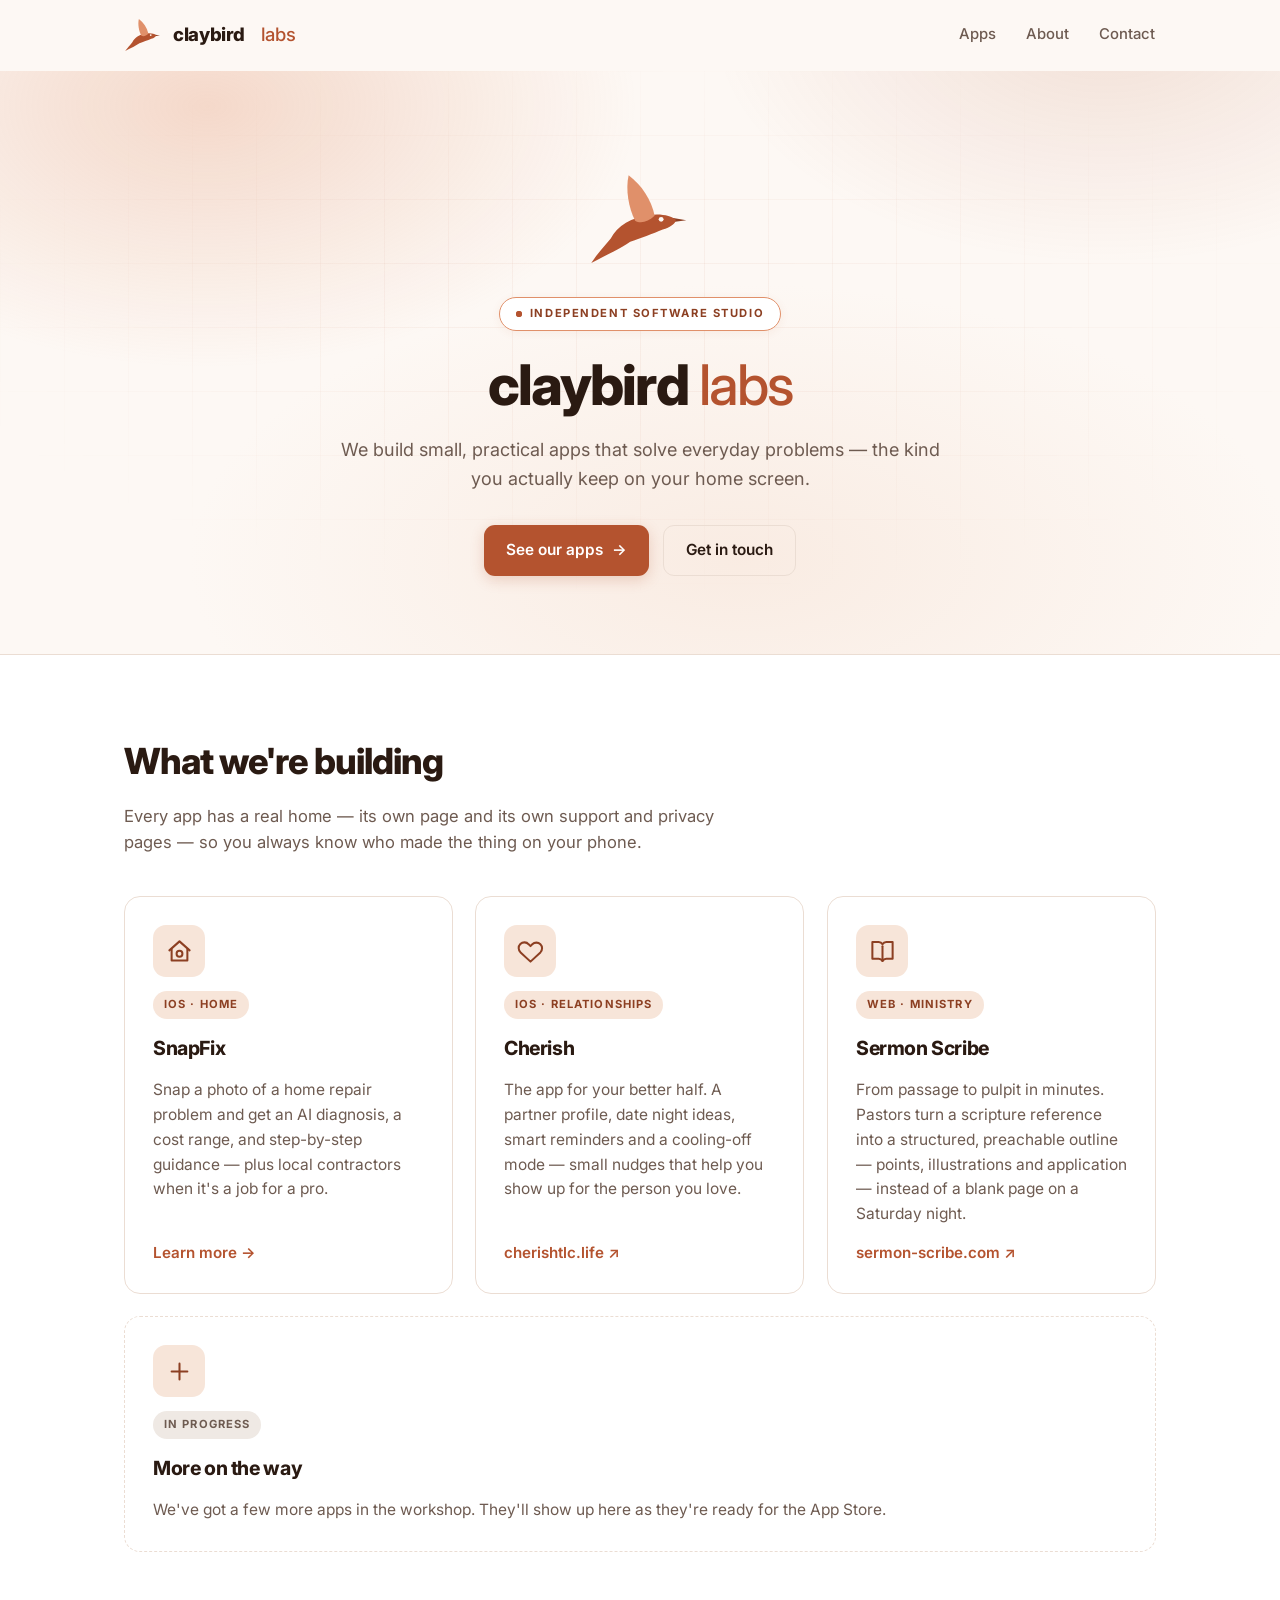
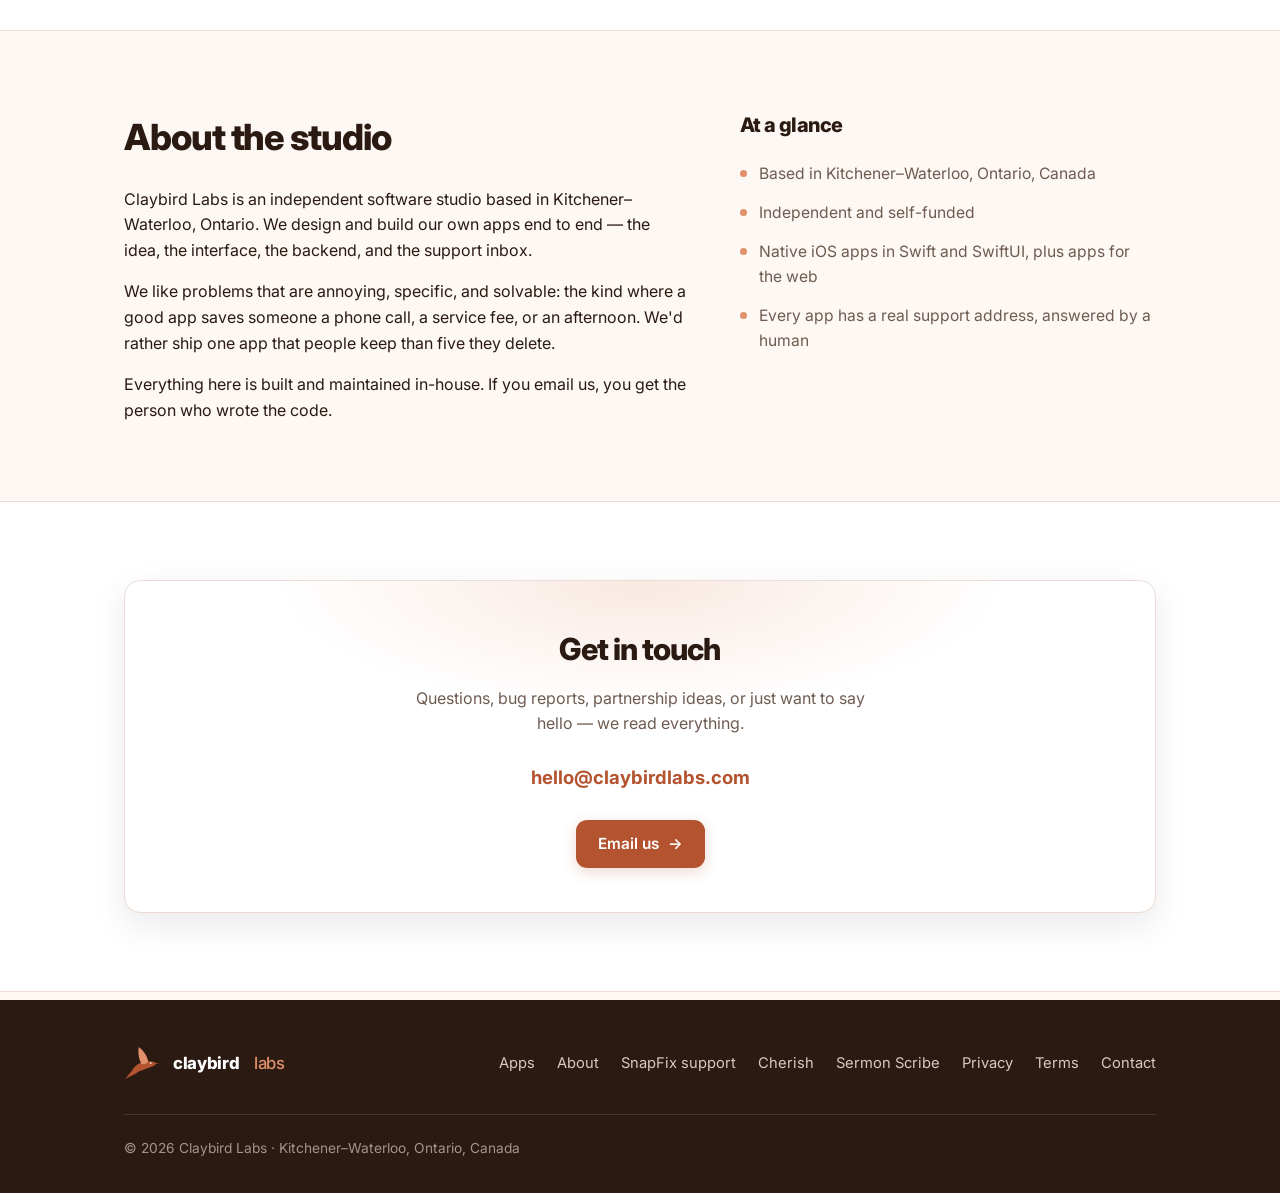
<file: index.html>
<!DOCTYPE html>
<html lang="en">
<head>
<meta charset="UTF-8">
<meta name="viewport" content="width=device-width, initial-scale=1.0">
<title>Claybird Labs — small apps, carefully made</title>
<meta name="description" content="Claybird Labs is an independent software studio in Kitchener–Waterloo, Ontario, building practical mobile and web apps.">
<meta name="theme-color" content="#FDF8F4">
<meta property="og:title" content="Claybird Labs">
<meta property="og:description" content="An independent software studio building practical apps for everyday problems.">
<meta property="og:type" content="website">
<meta property="og:url" content="https://claybirdlabs.com/">
<link rel="preconnect" href="https://fonts.googleapis.com">
<link rel="preconnect" href="https://fonts.gstatic.com" crossorigin>
<link href="https://fonts.googleapis.com/css2?family=Inter:wght@400;500;600;700;800&display=swap" rel="stylesheet">
<link rel="stylesheet" href="styles.css">
<link rel="icon" type="image/svg+xml" href="logo-mark.svg">
<link rel="apple-touch-icon" href="logo-mark.svg">
<!-- Motion is opt-in: without JS every element stays visible and static. -->
<script>document.documentElement.classList.add('js');</script>
</head>
<body>

<!-- ============ NAV ============ -->
<nav class="nav" id="nav">
  <div class="container nav-inner">
    <a class="brand" href="#top" aria-label="Claybird Labs home">
      <svg viewBox="0 0 64 64" aria-hidden="true">
        <path d="M48,30.6 L60.5,32.8 L48,34.4 Z" fill="#8C3F22"/>
        <path d="M54,32.5 C51.5,30 45,28.5 38,29.5 C27,31 18,36 14,44 C10,49 6,53 2,59 C12,54 20,50 26,46 C32,44 40,41 46,38.5 C50.5,37.2 54,35 54,32.5 Z" fill="#B4532F"/>
        <path d="M29,33 C25,25 23,14 25,5 C33,11 39,20 41,30 C37,34 32,35 29,33 Z" fill="#E0906A"/>
        <circle cx="45" cy="32.2" r="1.5" fill="#FDF8F4"/>
      </svg>
      claybird<span class="light">&nbsp;labs</span>
    </a>
    <button class="menu-toggle" id="menuToggle" aria-label="Menu" aria-expanded="false" aria-controls="navLinks">
      <span></span><span></span><span></span>
    </button>
    <div class="nav-links" id="navLinks">
      <a href="#apps">Apps</a>
      <a href="#about">About</a>
      <a href="#contact">Contact</a>
    </div>
  </div>
  <div class="progress" id="progress" aria-hidden="true"></div>
</nav>

<!-- ============ HERO ============ -->
<header class="hero" id="top">
  <div class="container">
    <svg class="mark" viewBox="0 0 64 64" aria-hidden="true">
      <path d="M48,30.6 L60.5,32.8 L48,34.4 Z" fill="#8C3F22"/>
      <path d="M54,32.5 C51.5,30 45,28.5 38,29.5 C27,31 18,36 14,44 C10,49 6,53 2,59 C12,54 20,50 26,46 C32,44 40,41 46,38.5 C50.5,37.2 54,35 54,32.5 Z" fill="#B4532F"/>
      <path d="M29,33 C25,25 23,14 25,5 C33,11 39,20 41,30 C37,34 32,35 29,33 Z" fill="#E0906A"/>
      <circle cx="45" cy="32.2" r="1.5" fill="#FDF8F4"/>
    </svg>
    <span class="pill"><span class="ping" aria-hidden="true"></span>Independent software studio</span>
    <h1>claybird<span class="light"> labs</span></h1>
    <p>We build small, practical apps that solve everyday problems — the kind you actually keep on your home screen.</p>
    <div class="hero-cta">
      <a class="btn" href="#apps">See our apps <span class="arrow" aria-hidden="true">→</span></a>
      <a class="btn ghost" href="#contact">Get in touch</a>
    </div>
  </div>
</header>

<!-- ============ APPS ============ -->
<section class="alt" id="apps">
  <div class="container">
    <div class="section-head" data-reveal>
      <h2>What we're building</h2>
      <p>Every app has a real home — its own page and its own support and privacy pages — so you always know who made the thing on your phone.</p>
    </div>

    <div class="apps">

      <!-- SnapFix -->
      <a class="app-card" href="snapfix/" data-reveal style="--i:0">
        <span class="icon" aria-hidden="true">
          <svg viewBox="0 0 24 24" fill="none" stroke="currentColor" stroke-width="1.8" stroke-linecap="round" stroke-linejoin="round">
            <path d="M3 11 12 3l9 8"/><path d="M5 10v10h14V10"/><circle cx="12" cy="14" r="2.6"/>
          </svg>
        </span>
        <span class="tag">iOS · Home</span>
        <h3>SnapFix</h3>
        <p>Snap a photo of a home repair problem and get an AI diagnosis, a cost range, and step-by-step guidance — plus local contractors when it's a job for a pro.</p>
        <span class="more">Learn more <i aria-hidden="true">→</i></span>
      </a>

      <!-- Cherish — lives on its own domain -->
      <a class="app-card" href="https://cherishtlc.life/" target="_blank" rel="noopener" data-reveal style="--i:1">
        <span class="icon" aria-hidden="true">
          <svg viewBox="0 0 24 24" fill="none" stroke="currentColor" stroke-width="1.8" stroke-linecap="round" stroke-linejoin="round">
            <path d="M20.8 5.6a5.1 5.1 0 0 0-7.2 0L12 7.2l-1.6-1.6a5.1 5.1 0 1 0-7.2 7.2L12 21l8.8-8.2a5.1 5.1 0 0 0 0-7.2z"/>
          </svg>
        </span>
        <span class="tag">iOS · Relationships</span>
        <h3>Cherish</h3>
        <p>The app for your better half. A partner profile, date night ideas, smart reminders and a cooling-off mode — small nudges that help you show up for the person you love.</p>
        <span class="more">cherishtlc.life <i aria-hidden="true">↗</i></span>
      </a>

      <!-- Sermon Scribe — lives on its own domain -->
      <a class="app-card" href="https://sermon-scribe.com/" target="_blank" rel="noopener" data-reveal style="--i:2">
        <span class="icon" aria-hidden="true">
          <svg viewBox="0 0 24 24" fill="none" stroke="currentColor" stroke-width="1.8" stroke-linecap="round" stroke-linejoin="round">
            <path d="M12 7.4v13"/>
            <path d="M3 18.4h5.2a4 4 0 0 1 3.8 2 4 4 0 0 1 3.8-2H21V3.6h-5.2A4 4 0 0 0 12 5.6a4 4 0 0 0-3.8-2H3z"/>
          </svg>
        </span>
        <span class="tag">Web · Ministry</span>
        <h3>Sermon Scribe</h3>
        <p>From passage to pulpit in minutes. Pastors turn a scripture reference into a structured, preachable outline — points, illustrations and application — instead of a blank page on a Saturday night.</p>
        <span class="more">sermon-scribe.com <i aria-hidden="true">↗</i></span>
      </a>

      <!--
        TO ADD AN APP: copy a block above, change the href, icon, tag, name and
        description. Bump the --i number so it reveals after the card before it.
        If the app lives here, create a matching folder (e.g. /myapp/index.html)
        and keep its support.html and privacy.html inside it — those are the URLs
        you hand to App Store Connect. If it has its own domain, just link out
        like Cherish does.
      -->

      <div class="app-card placeholder" data-reveal style="--i:3">
        <span class="icon" aria-hidden="true">
          <svg viewBox="0 0 24 24" fill="none" stroke="currentColor" stroke-width="1.8" stroke-linecap="round" stroke-linejoin="round">
            <path d="M12 5v14M5 12h14"/>
          </svg>
        </span>
        <span class="tag soon">In progress</span>
        <h3>More on the way</h3>
        <p>We've got a few more apps in the workshop. They'll show up here as they're ready for the App Store.</p>
      </div>

    </div>
  </div>
</section>

<!-- ============ ABOUT ============ -->
<section id="about">
  <div class="container about-grid">
    <div data-reveal>
      <div class="section-head" style="margin-bottom:20px">
        <h2>About the studio</h2>
      </div>
      <p>Claybird Labs is an independent software studio based in Kitchener–Waterloo, Ontario. We design and build our own apps end to end — the idea, the interface, the backend, and the support inbox.</p>
      <p>We like problems that are annoying, specific, and solvable: the kind where a good app saves someone a phone call, a service fee, or an afternoon. We'd rather ship one app that people keep than five they delete.</p>
      <p>Everything here is built and maintained in-house. If you email us, you get the person who wrote the code.</p>
    </div>
    <div data-reveal style="--i:1">
      <div class="section-head" style="margin-bottom:20px">
        <h2 style="font-size:1.25rem">At a glance</h2>
      </div>
      <ul class="facts">
        <li><span class="dot"></span><span>Based in Kitchener–Waterloo, Ontario, Canada</span></li>
        <li><span class="dot"></span><span>Independent and self-funded</span></li>
        <li><span class="dot"></span><span>Native iOS apps in Swift and SwiftUI, plus apps for the web</span></li>
        <li><span class="dot"></span><span>Every app has a real support address, answered by a human</span></li>
      </ul>
    </div>
  </div>
</section>

<!-- ============ CONTACT ============ -->
<section class="alt" id="contact">
  <div class="container">
    <div class="contact-box" data-reveal>
      <h2>Get in touch</h2>
      <p>Questions, bug reports, partnership ideas, or just want to say hello — we read everything.</p>
      <a class="mail" href="mailto:hello@claybirdlabs.com">hello@claybirdlabs.com</a>
      <div style="margin-top:24px">
        <a class="btn" href="mailto:hello@claybirdlabs.com">Email us <span class="arrow" aria-hidden="true">→</span></a>
      </div>
    </div>
  </div>
</section>

<!-- ============ FOOTER ============ -->
<footer class="footer">
  <div class="container footer-inner">
    <a class="brand" href="#top">
      <svg viewBox="0 0 64 64" aria-hidden="true">
        <path d="M48,30.6 L60.5,32.8 L48,34.4 Z" fill="#8C3F22"/>
        <path d="M54,32.5 C51.5,30 45,28.5 38,29.5 C27,31 18,36 14,44 C10,49 6,53 2,59 C12,54 20,50 26,46 C32,44 40,41 46,38.5 C50.5,37.2 54,35 54,32.5 Z" fill="#B4532F"/>
        <path d="M29,33 C25,25 23,14 25,5 C33,11 39,20 41,30 C37,34 32,35 29,33 Z" fill="#E0906A"/>
        <circle cx="45" cy="32.2" r="1.5" fill="#FDF8F4"/>
      </svg>
      claybird<span class="light">&nbsp;labs</span>
    </a>
    <div class="footer-links">
      <a href="#apps">Apps</a>
      <a href="#about">About</a>
      <a href="snapfix/support.html">SnapFix support</a>
      <a href="https://cherishtlc.life/" target="_blank" rel="noopener">Cherish</a>
      <a href="https://sermon-scribe.com/" target="_blank" rel="noopener">Sermon Scribe</a>
      <a href="snapfix/privacy.html">Privacy</a>
      <a href="snapfix/terms.html">Terms</a>
      <a href="mailto:hello@claybirdlabs.com">Contact</a>
    </div>
    <div class="copyright">© <span id="year">2026</span> Claybird Labs · Kitchener–Waterloo, Ontario, Canada</div>
  </div>
</footer>

<script>
(function () {
  var reduced = window.matchMedia('(prefers-reduced-motion: reduce)').matches;
  document.getElementById('year').textContent = new Date().getFullYear();

  /* ---- Hero entrance ---- */
  var hero = document.getElementById('top');
  requestAnimationFrame(function () { hero.classList.add('ready'); });
  // Failsafe: if rAF never runs, the hero must not stay hidden.
  setTimeout(function () { hero.classList.add('ready'); }, 1200);

  /* ---- Scroll reveal ---- */
  var revealables = document.querySelectorAll('[data-reveal]');
  if (reduced || !('IntersectionObserver' in window)) {
    revealables.forEach(function (el) { el.classList.add('in'); });
  } else {
    var io = new IntersectionObserver(function (entries) {
      entries.forEach(function (entry) {
        if (!entry.isIntersecting) return;
        entry.target.classList.add('in');
        io.unobserve(entry.target);
      });
    }, { rootMargin: '0px 0px -12% 0px', threshold: 0.12 });
    revealables.forEach(function (el) { io.observe(el); });
  }

  /* ---- Nav: shadow, reading progress, active link ---- */
  var nav = document.getElementById('nav');
  var progress = document.getElementById('progress');
  var links = Array.prototype.slice.call(document.querySelectorAll('.nav-links a'));
  var sections = links
    .map(function (a) { return document.querySelector(a.getAttribute('href')); })
    .filter(Boolean);
  var ticking = false;

  function onScroll() {
    var y = window.scrollY || window.pageYOffset;
    nav.classList.toggle('scrolled', y > 8);

    var max = document.documentElement.scrollHeight - window.innerHeight;
    progress.style.transform = 'scaleX(' + (max > 0 ? Math.min(y / max, 1) : 0) + ')';

    var current = null;
    sections.forEach(function (sec) {
      if (sec.getBoundingClientRect().top <= window.innerHeight * 0.4) current = sec.id;
    });
    links.forEach(function (a) {
      a.classList.toggle('active', a.getAttribute('href') === '#' + current);
    });
    ticking = false;
  }

  window.addEventListener('scroll', function () {
    if (ticking) return;
    ticking = true;
    window.requestAnimationFrame(onScroll);
  }, { passive: true });
  onScroll();

  /* ---- Mobile menu ---- */
  var toggle = document.getElementById('menuToggle');
  function setMenu(open) {
    nav.classList.toggle('open', open);
    toggle.setAttribute('aria-expanded', String(open));
  }
  toggle.addEventListener('click', function () {
    setMenu(!nav.classList.contains('open'));
  });
  links.forEach(function (a) {
    a.addEventListener('click', function () { setMenu(false); });
  });
  document.addEventListener('keydown', function (e) {
    if (e.key === 'Escape') setMenu(false);
  });
})();
</script>
</body>
</html>
</file>
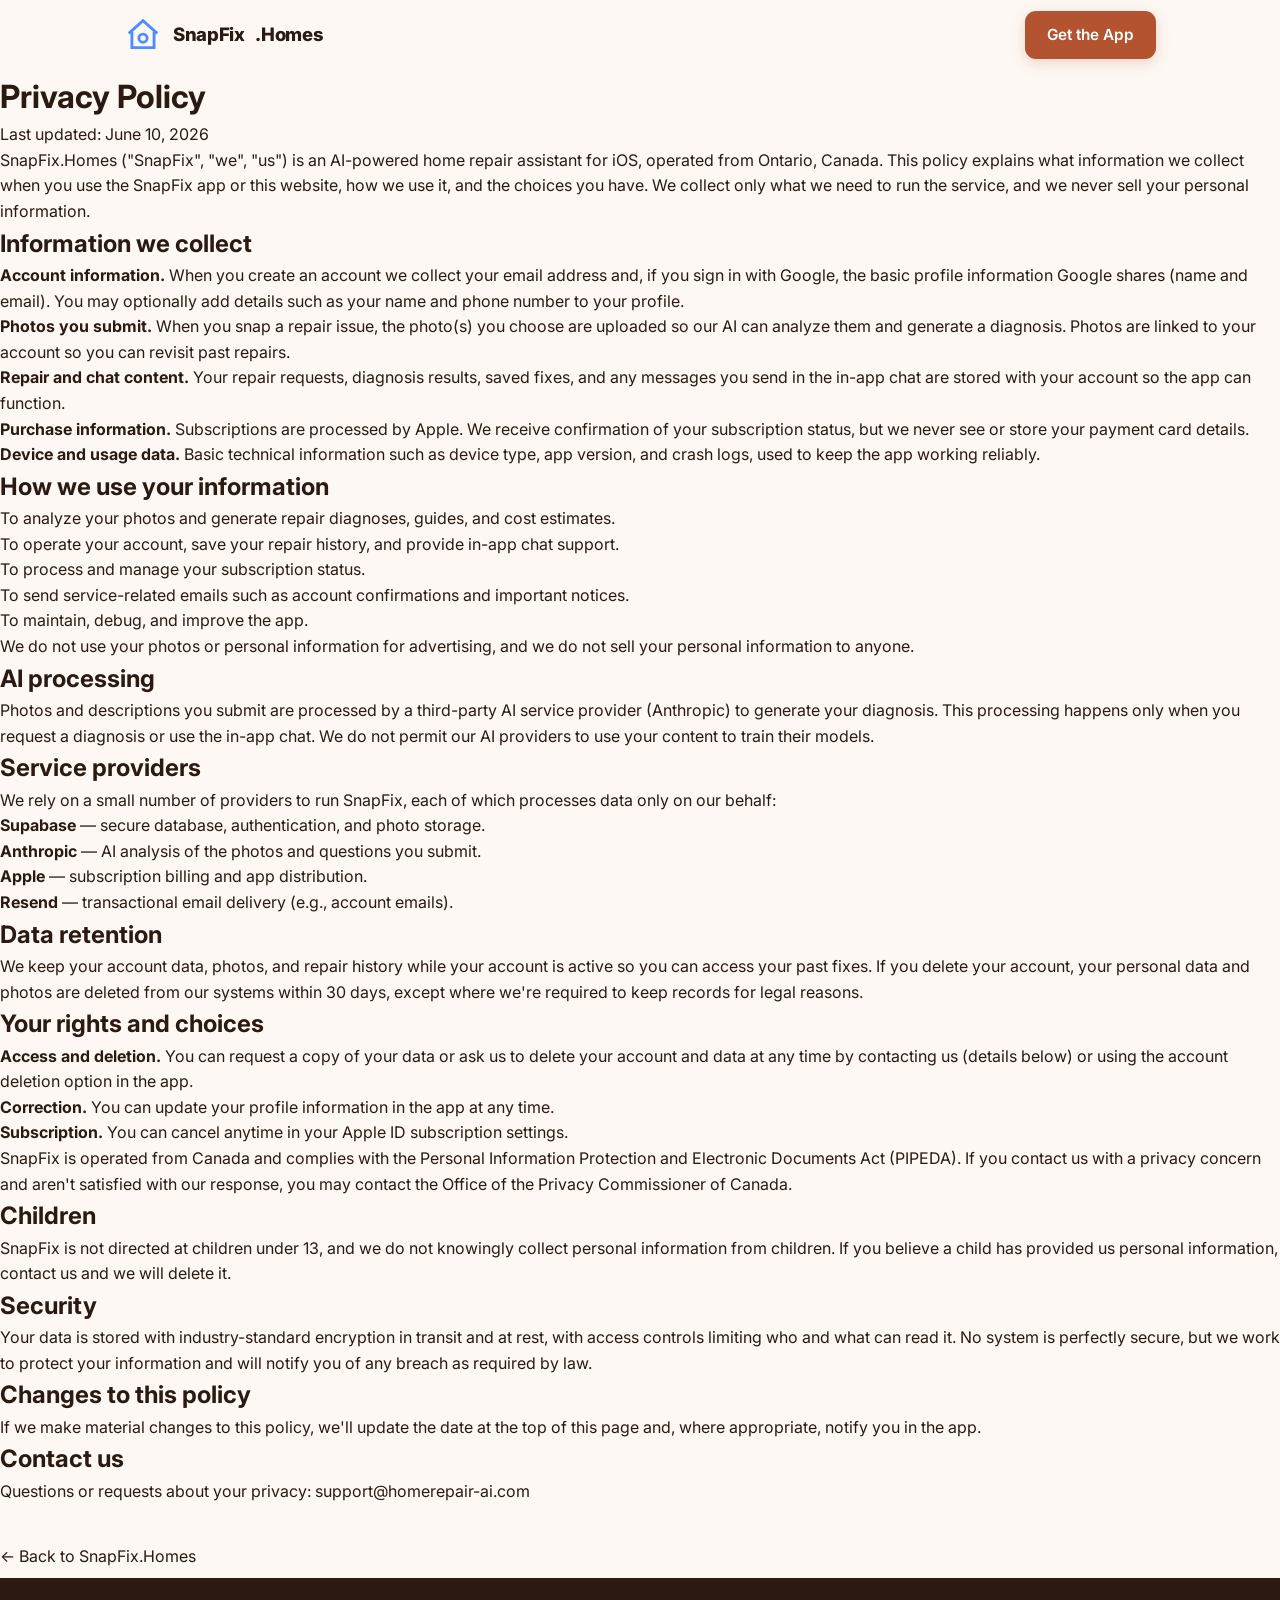
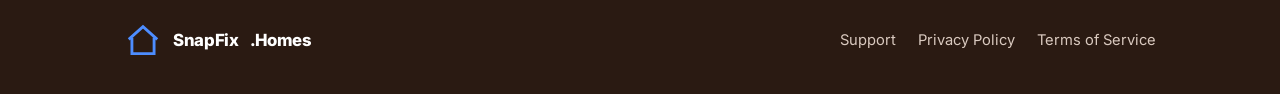
<file: privacy.html>
<!DOCTYPE html>
<html lang="en">
<head>
<meta charset="UTF-8">
<meta name="viewport" content="width=device-width, initial-scale=1.0">
<title>Privacy Policy — SnapFix.Homes</title>
<meta name="description" content="SnapFix.Homes privacy policy: what we collect, how we use it, and your rights.">
<link href="https://fonts.googleapis.com/css2?family=Inter:wght@400;500;600;700;800&display=swap" rel="stylesheet">
<link rel="stylesheet" href="styles.css">
<link rel="icon" href="data:image/svg+xml,<svg xmlns='http://www.w3.org/2000/svg' viewBox='0 0 24 24' fill='%231A6BEA'><path d='M12 2 2 10h2v10h7v-6h2v6h7V10h2L12 2z'/></svg>">
</head>
<body>
<nav class="nav">
  <div class="container nav-inner">
    <a class="brand" href="index.html">
      <svg viewBox="0 0 24 24" fill="none" stroke="#4D8DFF" stroke-width="1.8"><path d="M3 11 12 3l9 8"/><path d="M5 10v10h14V10"/><circle cx="12" cy="14" r="2.6"/></svg>
      SnapFix<span class="accent">.Homes</span>
    </a>
    <div class="nav-cta" style="margin-left:auto">
      <a class="btn" href="#coming-soon">Get the App</a>
    </div>
  </div>
</nav>

<main class="doc">
  <h1>Privacy Policy</h1>
  <p class="updated">Last updated: June 10, 2026</p>

  <p>SnapFix.Homes ("SnapFix", "we", "us") is an AI-powered home repair assistant for iOS, operated from Ontario, Canada. This policy explains what information we collect when you use the SnapFix app or this website, how we use it, and the choices you have. We collect only what we need to run the service, and we never sell your personal information.</p>

  <h2>Information we collect</h2>
  <ul>
    <li><strong>Account information.</strong> When you create an account we collect your email address and, if you sign in with Google, the basic profile information Google shares (name and email). You may optionally add details such as your name and phone number to your profile.</li>
    <li><strong>Photos you submit.</strong> When you snap a repair issue, the photo(s) you choose are uploaded so our AI can analyze them and generate a diagnosis. Photos are linked to your account so you can revisit past repairs.</li>
    <li><strong>Repair and chat content.</strong> Your repair requests, diagnosis results, saved fixes, and any messages you send in the in-app chat are stored with your account so the app can function.</li>
    <li><strong>Purchase information.</strong> Subscriptions are processed by Apple. We receive confirmation of your subscription status, but we never see or store your payment card details.</li>
    <li><strong>Device and usage data.</strong> Basic technical information such as device type, app version, and crash logs, used to keep the app working reliably.</li>
  </ul>

  <h2>How we use your information</h2>
  <ul>
    <li>To analyze your photos and generate repair diagnoses, guides, and cost estimates.</li>
    <li>To operate your account, save your repair history, and provide in-app chat support.</li>
    <li>To process and manage your subscription status.</li>
    <li>To send service-related emails such as account confirmations and important notices.</li>
    <li>To maintain, debug, and improve the app.</li>
  </ul>
  <p>We do not use your photos or personal information for advertising, and we do not sell your personal information to anyone.</p>

  <h2>AI processing</h2>
  <p>Photos and descriptions you submit are processed by a third-party AI service provider (Anthropic) to generate your diagnosis. This processing happens only when you request a diagnosis or use the in-app chat. We do not permit our AI providers to use your content to train their models.</p>

  <h2>Service providers</h2>
  <p>We rely on a small number of providers to run SnapFix, each of which processes data only on our behalf:</p>
  <ul>
    <li><strong>Supabase</strong> — secure database, authentication, and photo storage.</li>
    <li><strong>Anthropic</strong> — AI analysis of the photos and questions you submit.</li>
    <li><strong>Apple</strong> — subscription billing and app distribution.</li>
    <li><strong>Resend</strong> — transactional email delivery (e.g., account emails).</li>
  </ul>

  <h2>Data retention</h2>
  <p>We keep your account data, photos, and repair history while your account is active so you can access your past fixes. If you delete your account, your personal data and photos are deleted from our systems within 30 days, except where we're required to keep records for legal reasons.</p>

  <h2>Your rights and choices</h2>
  <ul>
    <li><strong>Access and deletion.</strong> You can request a copy of your data or ask us to delete your account and data at any time by contacting us (details below) or using the account deletion option in the app.</li>
    <li><strong>Correction.</strong> You can update your profile information in the app at any time.</li>
    <li><strong>Subscription.</strong> You can cancel anytime in your Apple ID subscription settings.</li>
  </ul>
  <p>SnapFix is operated from Canada and complies with the Personal Information Protection and Electronic Documents Act (PIPEDA). If you contact us with a privacy concern and aren't satisfied with our response, you may contact the Office of the Privacy Commissioner of Canada.</p>

  <h2>Children</h2>
  <p>SnapFix is not directed at children under 13, and we do not knowingly collect personal information from children. If you believe a child has provided us personal information, contact us and we will delete it.</p>

  <h2>Security</h2>
  <p>Your data is stored with industry-standard encryption in transit and at rest, with access controls limiting who and what can read it. No system is perfectly secure, but we work to protect your information and will notify you of any breach as required by law.</p>

  <h2>Changes to this policy</h2>
  <p>If we make material changes to this policy, we'll update the date at the top of this page and, where appropriate, notify you in the app.</p>

  <h2>Contact us</h2>
  <p>Questions or requests about your privacy: <a href="mailto:support@homerepair-ai.com">support@homerepair-ai.com</a></p>

  <p style="margin-top:40px"><a href="index.html">← Back to SnapFix.Homes</a></p>
</main>

<footer class="footer">
  <div class="container footer-inner">
    <a class="brand" href="index.html">
      <svg viewBox="0 0 24 24" fill="none" stroke="#4D8DFF" stroke-width="1.8" width="24" height="24"><path d="M3 11 12 3l9 8"/><path d="M5 10v10h14V10"/></svg>
      SnapFix<span class="accent">.Homes</span>
    </a>
    <div class="footer-links">
      <a href="support.html">Support</a>
      <a href="privacy.html">Privacy Policy</a>
      <a href="terms.html">Terms of Service</a>
    </div>
  </div>
</footer>
</body>
</html>
</file>
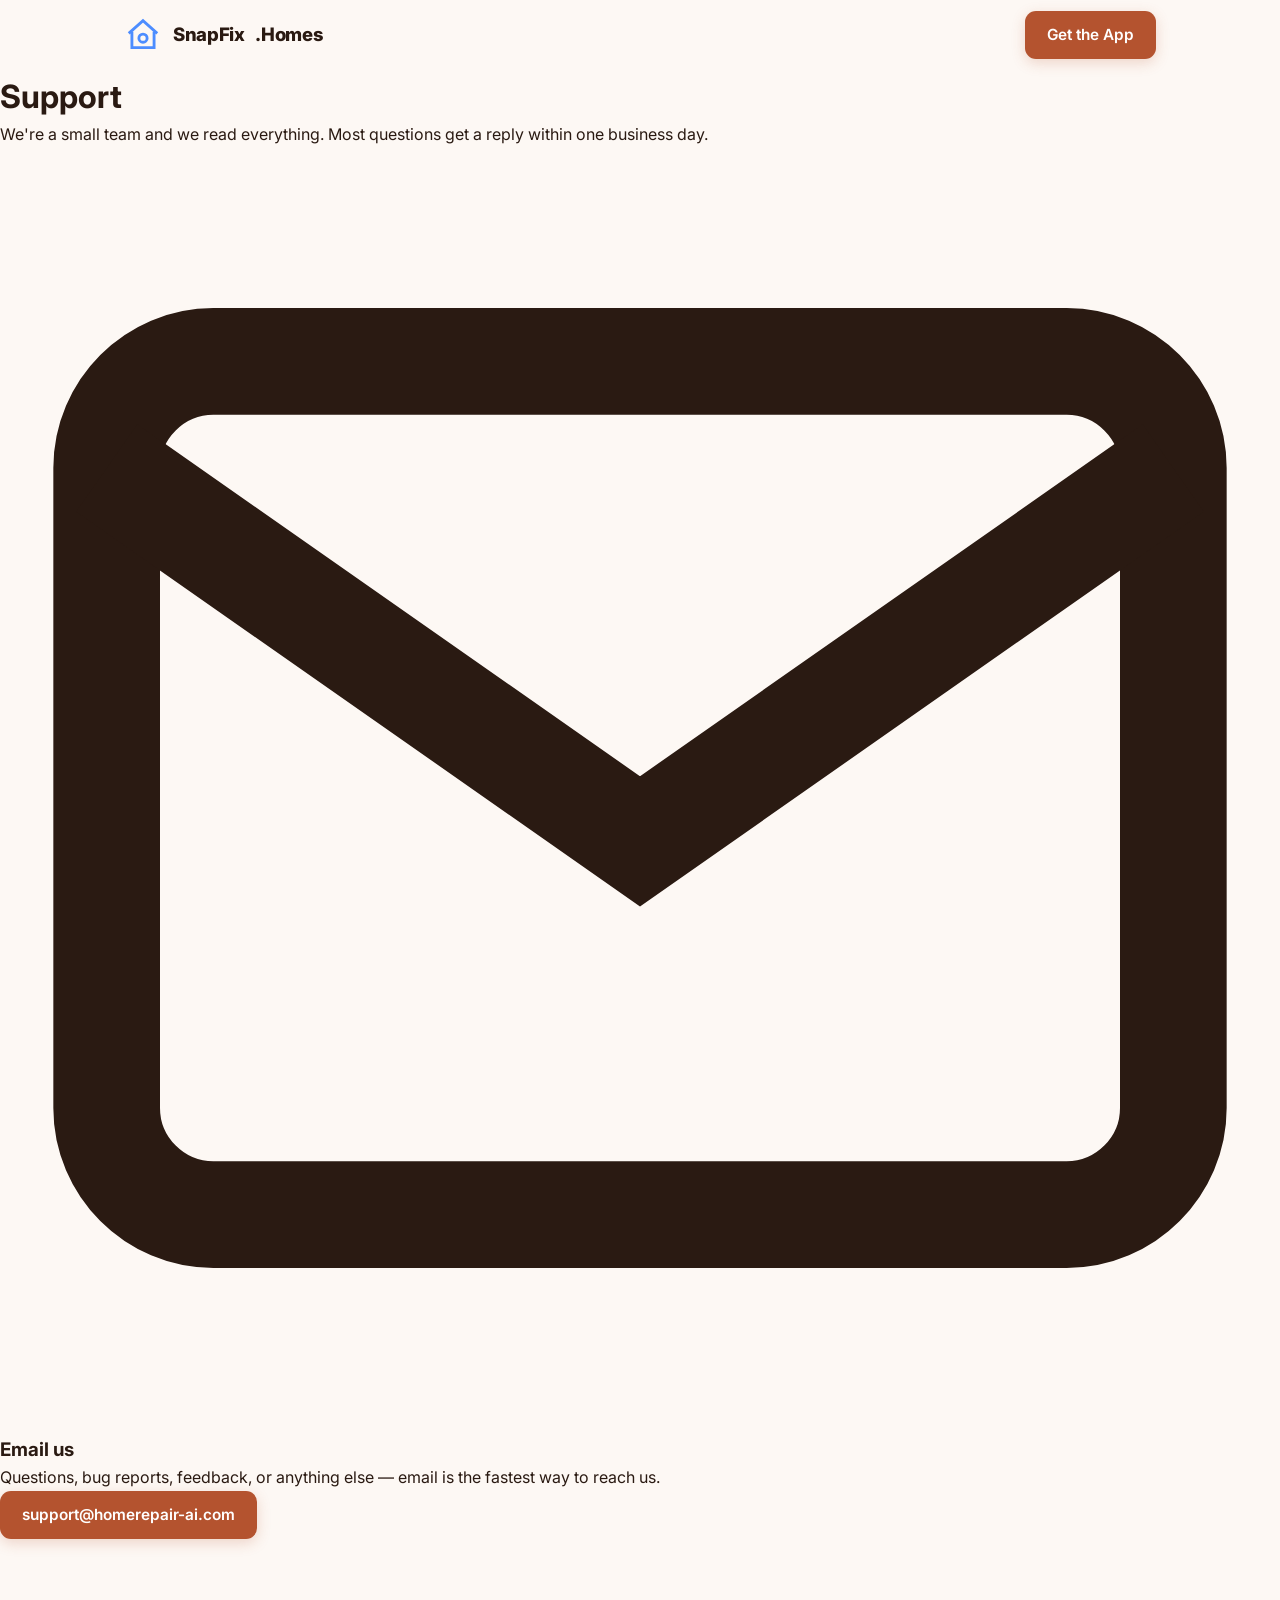
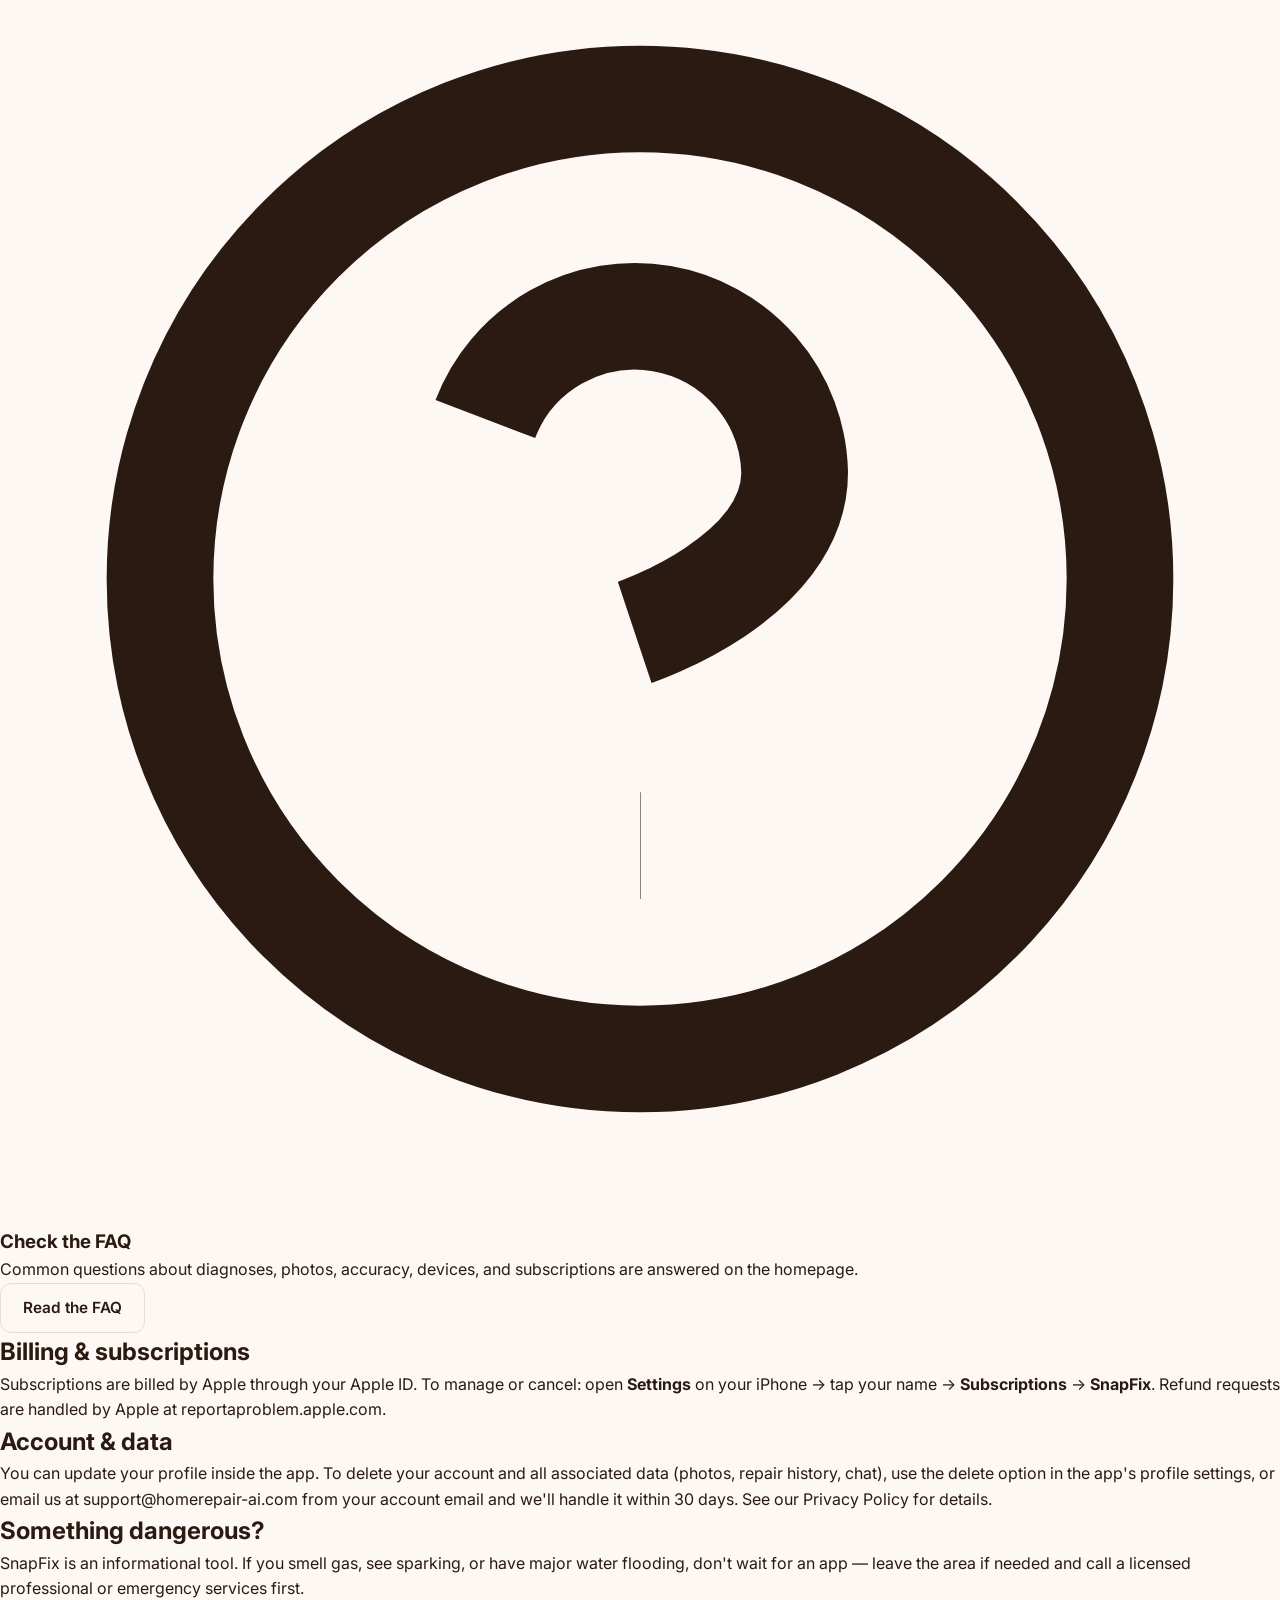
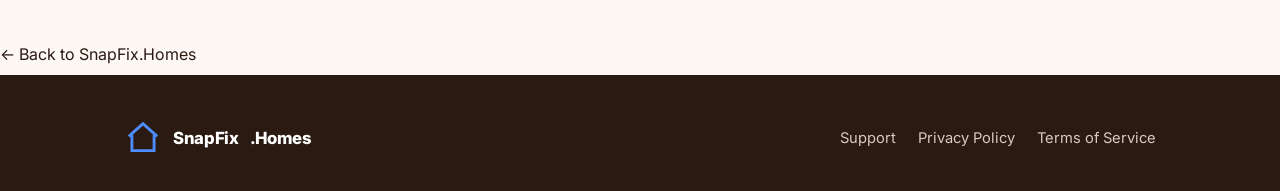
<file: support.html>
<!DOCTYPE html>
<html lang="en">
<head>
<meta charset="UTF-8">
<meta name="viewport" content="width=device-width, initial-scale=1.0">
<title>Support — SnapFix.Homes</title>
<meta name="description" content="Get help with the SnapFix.Homes app: FAQs, account help, billing, and contact.">
<link href="https://fonts.googleapis.com/css2?family=Inter:wght@400;500;600;700;800&display=swap" rel="stylesheet">
<link rel="stylesheet" href="styles.css">
<link rel="icon" href="data:image/svg+xml,<svg xmlns='http://www.w3.org/2000/svg' viewBox='0 0 24 24' fill='%231A6BEA'><path d='M12 2 2 10h2v10h7v-6h2v6h7V10h2L12 2z'/></svg>">
</head>
<body>
<nav class="nav">
  <div class="container nav-inner">
    <a class="brand" href="index.html">
      <svg viewBox="0 0 24 24" fill="none" stroke="#4D8DFF" stroke-width="1.8"><path d="M3 11 12 3l9 8"/><path d="M5 10v10h14V10"/><circle cx="12" cy="14" r="2.6"/></svg>
      SnapFix<span class="accent">.Homes</span>
    </a>
    <div class="nav-cta" style="margin-left:auto">
      <a class="btn" href="#coming-soon">Get the App</a>
    </div>
  </div>
</nav>

<main class="doc">
  <h1>Support</h1>
  <p class="updated">We're a small team and we read everything. Most questions get a reply within one business day.</p>

  <div class="support-cards">
    <div class="support-card" id="contact">
      <svg viewBox="0 0 24 24" fill="none" stroke="currentColor" stroke-width="2"><path d="M4 4h16c1.1 0 2 .9 2 2v12c0 1.1-.9 2-2 2H4c-1.1 0-2-.9-2-2V6c0-1.1.9-2 2-2z"/><path d="M22 6 12 13 2 6"/></svg>
      <h3>Email us</h3>
      <p>Questions, bug reports, feedback, or anything else — email is the fastest way to reach us.</p>
      <a class="btn" href="mailto:support@homerepair-ai.com?subject=SnapFix%20Support">support@homerepair-ai.com</a>
    </div>
    <div class="support-card">
      <svg viewBox="0 0 24 24" fill="none" stroke="currentColor" stroke-width="2"><circle cx="12" cy="12" r="9"/><path d="M9.1 9a3 3 0 0 1 5.8 1c0 2-3 3-3 3"/><path d="M12 17h.01"/></svg>
      <h3>Check the FAQ</h3>
      <p>Common questions about diagnoses, photos, accuracy, devices, and subscriptions are answered on the homepage.</p>
      <a class="btn ghost" href="index.html#faq">Read the FAQ</a>
    </div>
  </div>

  <h2>Billing &amp; subscriptions</h2>
  <p>Subscriptions are billed by Apple through your Apple ID. To manage or cancel: open <strong>Settings</strong> on your iPhone → tap your name → <strong>Subscriptions</strong> → <strong>SnapFix</strong>. Refund requests are handled by Apple at <a href="https://reportaproblem.apple.com">reportaproblem.apple.com</a>.</p>

  <h2>Account &amp; data</h2>
  <p>You can update your profile inside the app. To delete your account and all associated data (photos, repair history, chat), use the delete option in the app's profile settings, or email us at <a href="mailto:support@homerepair-ai.com">support@homerepair-ai.com</a> from your account email and we'll handle it within 30 days. See our <a href="privacy.html">Privacy Policy</a> for details.</p>

  <h2>Something dangerous?</h2>
  <p>SnapFix is an informational tool. If you smell gas, see sparking, or have major water flooding, don't wait for an app — leave the area if needed and call a licensed professional or emergency services first.</p>

  <p style="margin-top:40px"><a href="index.html">← Back to SnapFix.Homes</a></p>
</main>

<footer class="footer">
  <div class="container footer-inner">
    <a class="brand" href="index.html">
      <svg viewBox="0 0 24 24" fill="none" stroke="#4D8DFF" stroke-width="1.8" width="24" height="24"><path d="M3 11 12 3l9 8"/><path d="M5 10v10h14V10"/></svg>
      SnapFix<span class="accent">.Homes</span>
    </a>
    <div class="footer-links">
      <a href="support.html">Support</a>
      <a href="privacy.html">Privacy Policy</a>
      <a href="terms.html">Terms of Service</a>
    </div>
  </div>
</footer>
</body>
</html>
</file>
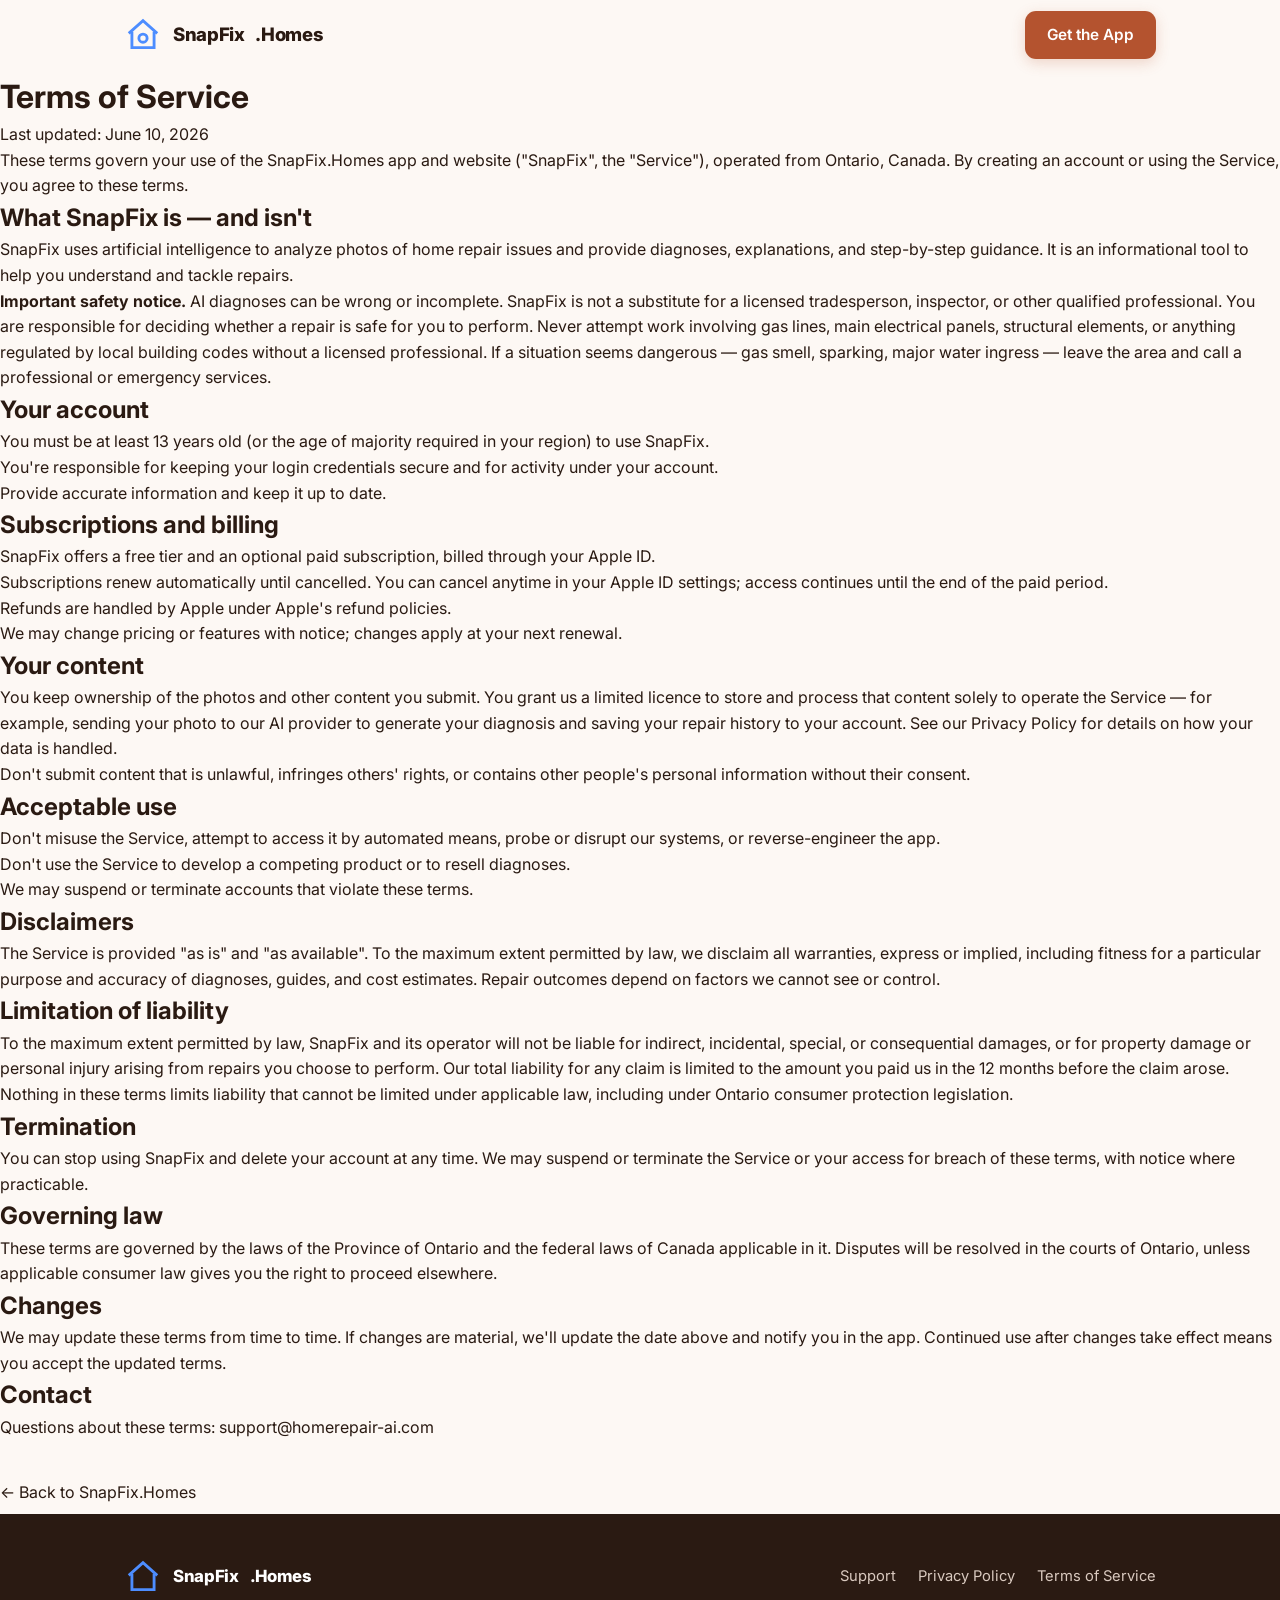
<file: terms.html>
<!DOCTYPE html>
<html lang="en">
<head>
<meta charset="UTF-8">
<meta name="viewport" content="width=device-width, initial-scale=1.0">
<title>Terms of Service — SnapFix.Homes</title>
<meta name="description" content="Terms of service for using the SnapFix.Homes app and website.">
<link href="https://fonts.googleapis.com/css2?family=Inter:wght@400;500;600;700;800&display=swap" rel="stylesheet">
<link rel="stylesheet" href="styles.css">
<link rel="icon" href="data:image/svg+xml,<svg xmlns='http://www.w3.org/2000/svg' viewBox='0 0 24 24' fill='%231A6BEA'><path d='M12 2 2 10h2v10h7v-6h2v6h7V10h2L12 2z'/></svg>">
</head>
<body>
<nav class="nav">
  <div class="container nav-inner">
    <a class="brand" href="index.html">
      <svg viewBox="0 0 24 24" fill="none" stroke="#4D8DFF" stroke-width="1.8"><path d="M3 11 12 3l9 8"/><path d="M5 10v10h14V10"/><circle cx="12" cy="14" r="2.6"/></svg>
      SnapFix<span class="accent">.Homes</span>
    </a>
    <div class="nav-cta" style="margin-left:auto">
      <a class="btn" href="#coming-soon">Get the App</a>
    </div>
  </div>
</nav>

<main class="doc">
  <h1>Terms of Service</h1>
  <p class="updated">Last updated: June 10, 2026</p>

  <p>These terms govern your use of the SnapFix.Homes app and website ("SnapFix", the "Service"), operated from Ontario, Canada. By creating an account or using the Service, you agree to these terms.</p>

  <h2>What SnapFix is — and isn't</h2>
  <p>SnapFix uses artificial intelligence to analyze photos of home repair issues and provide diagnoses, explanations, and step-by-step guidance. It is an informational tool to help you understand and tackle repairs.</p>
  <div class="notice">
    <p style="margin:0"><strong>Important safety notice.</strong> AI diagnoses can be wrong or incomplete. SnapFix is not a substitute for a licensed tradesperson, inspector, or other qualified professional. You are responsible for deciding whether a repair is safe for you to perform. Never attempt work involving gas lines, main electrical panels, structural elements, or anything regulated by local building codes without a licensed professional. If a situation seems dangerous — gas smell, sparking, major water ingress — leave the area and call a professional or emergency services.</p>
  </div>

  <h2>Your account</h2>
  <ul>
    <li>You must be at least 13 years old (or the age of majority required in your region) to use SnapFix.</li>
    <li>You're responsible for keeping your login credentials secure and for activity under your account.</li>
    <li>Provide accurate information and keep it up to date.</li>
  </ul>

  <h2>Subscriptions and billing</h2>
  <ul>
    <li>SnapFix offers a free tier and an optional paid subscription, billed through your Apple ID.</li>
    <li>Subscriptions renew automatically until cancelled. You can cancel anytime in your Apple ID settings; access continues until the end of the paid period.</li>
    <li>Refunds are handled by Apple under Apple's refund policies.</li>
    <li>We may change pricing or features with notice; changes apply at your next renewal.</li>
  </ul>

  <h2>Your content</h2>
  <p>You keep ownership of the photos and other content you submit. You grant us a limited licence to store and process that content solely to operate the Service — for example, sending your photo to our AI provider to generate your diagnosis and saving your repair history to your account. See our <a href="privacy.html">Privacy Policy</a> for details on how your data is handled.</p>
  <p>Don't submit content that is unlawful, infringes others' rights, or contains other people's personal information without their consent.</p>

  <h2>Acceptable use</h2>
  <ul>
    <li>Don't misuse the Service, attempt to access it by automated means, probe or disrupt our systems, or reverse-engineer the app.</li>
    <li>Don't use the Service to develop a competing product or to resell diagnoses.</li>
    <li>We may suspend or terminate accounts that violate these terms.</li>
  </ul>

  <h2>Disclaimers</h2>
  <p>The Service is provided "as is" and "as available". To the maximum extent permitted by law, we disclaim all warranties, express or implied, including fitness for a particular purpose and accuracy of diagnoses, guides, and cost estimates. Repair outcomes depend on factors we cannot see or control.</p>

  <h2>Limitation of liability</h2>
  <p>To the maximum extent permitted by law, SnapFix and its operator will not be liable for indirect, incidental, special, or consequential damages, or for property damage or personal injury arising from repairs you choose to perform. Our total liability for any claim is limited to the amount you paid us in the 12 months before the claim arose. Nothing in these terms limits liability that cannot be limited under applicable law, including under Ontario consumer protection legislation.</p>

  <h2>Termination</h2>
  <p>You can stop using SnapFix and delete your account at any time. We may suspend or terminate the Service or your access for breach of these terms, with notice where practicable.</p>

  <h2>Governing law</h2>
  <p>These terms are governed by the laws of the Province of Ontario and the federal laws of Canada applicable in it. Disputes will be resolved in the courts of Ontario, unless applicable consumer law gives you the right to proceed elsewhere.</p>

  <h2>Changes</h2>
  <p>We may update these terms from time to time. If changes are material, we'll update the date above and notify you in the app. Continued use after changes take effect means you accept the updated terms.</p>

  <h2>Contact</h2>
  <p>Questions about these terms: <a href="mailto:support@homerepair-ai.com">support@homerepair-ai.com</a></p>

  <p style="margin-top:40px"><a href="index.html">← Back to SnapFix.Homes</a></p>
</main>

<footer class="footer">
  <div class="container footer-inner">
    <a class="brand" href="index.html">
      <svg viewBox="0 0 24 24" fill="none" stroke="#4D8DFF" stroke-width="1.8" width="24" height="24"><path d="M3 11 12 3l9 8"/><path d="M5 10v10h14V10"/></svg>
      SnapFix<span class="accent">.Homes</span>
    </a>
    <div class="footer-links">
      <a href="support.html">Support</a>
      <a href="privacy.html">Privacy Policy</a>
      <a href="terms.html">Terms of Service</a>
    </div>
  </div>
</footer>
</body>
</html>
</file>
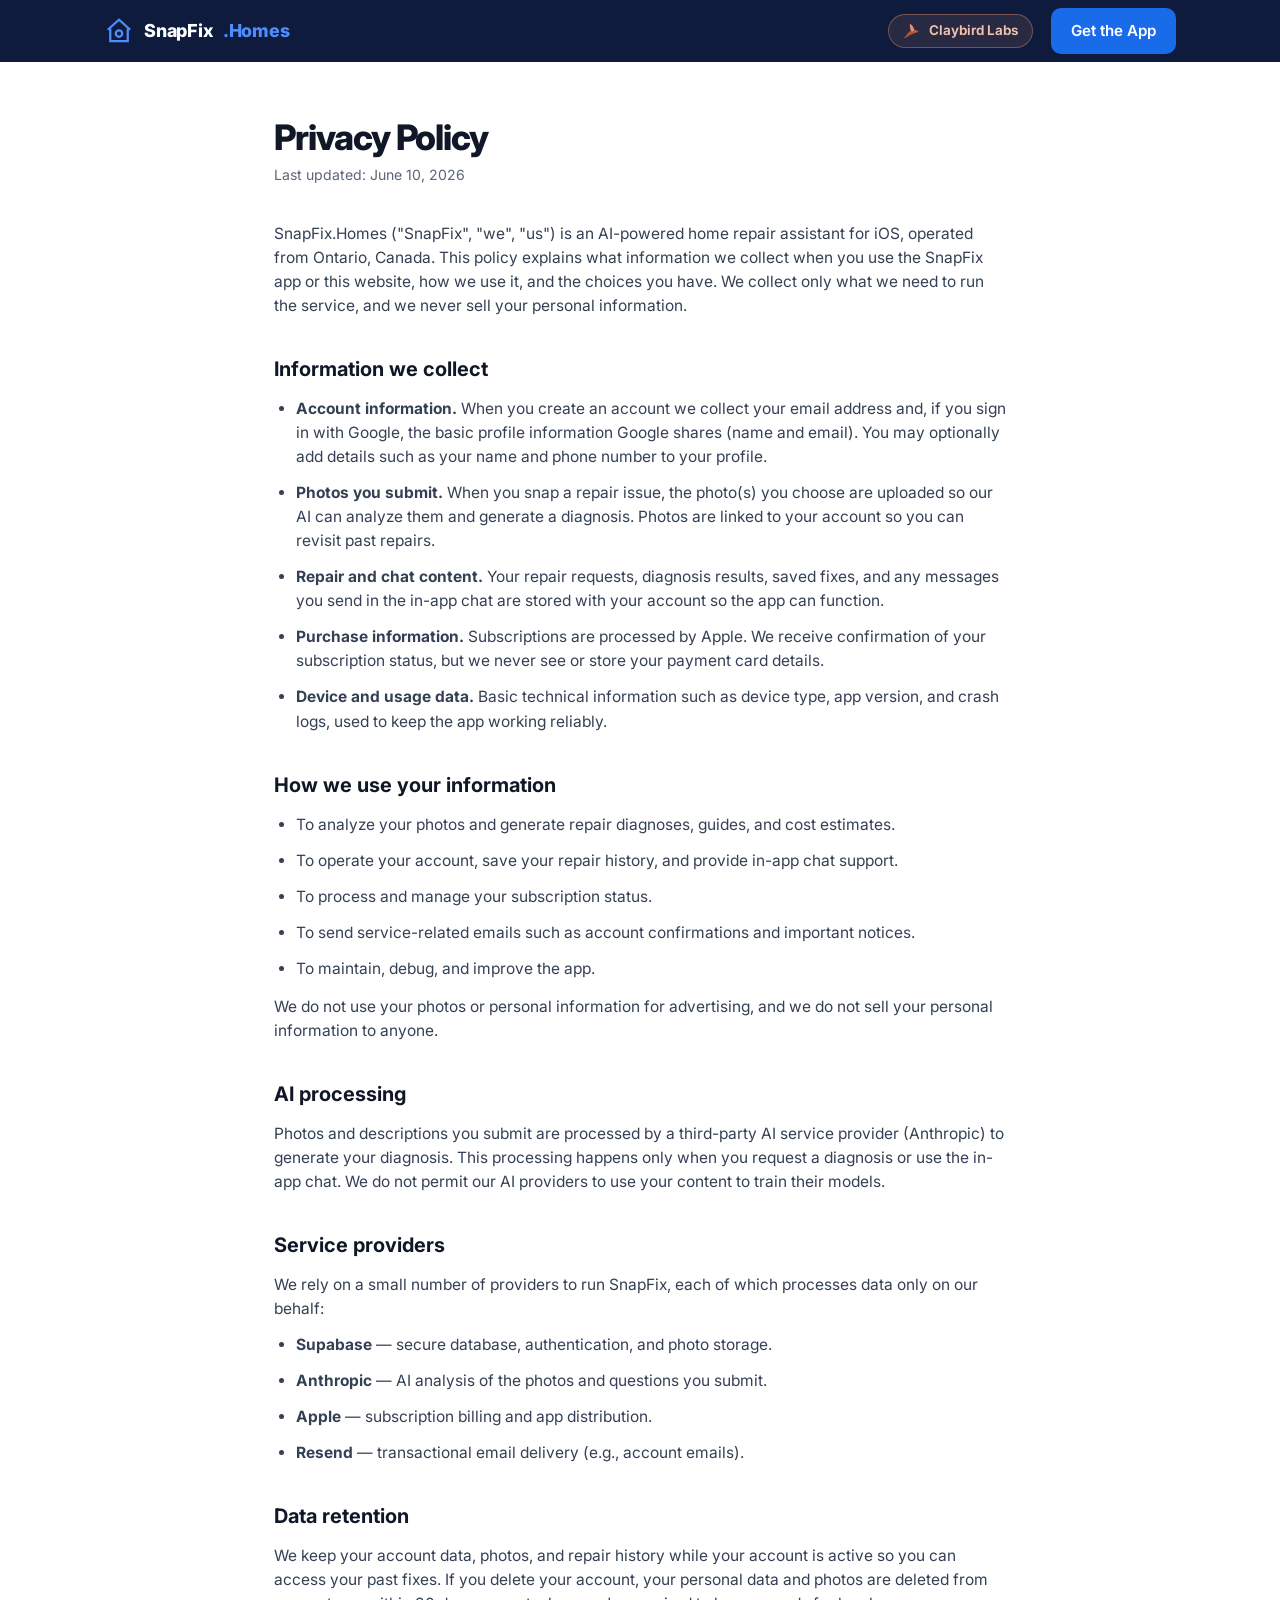
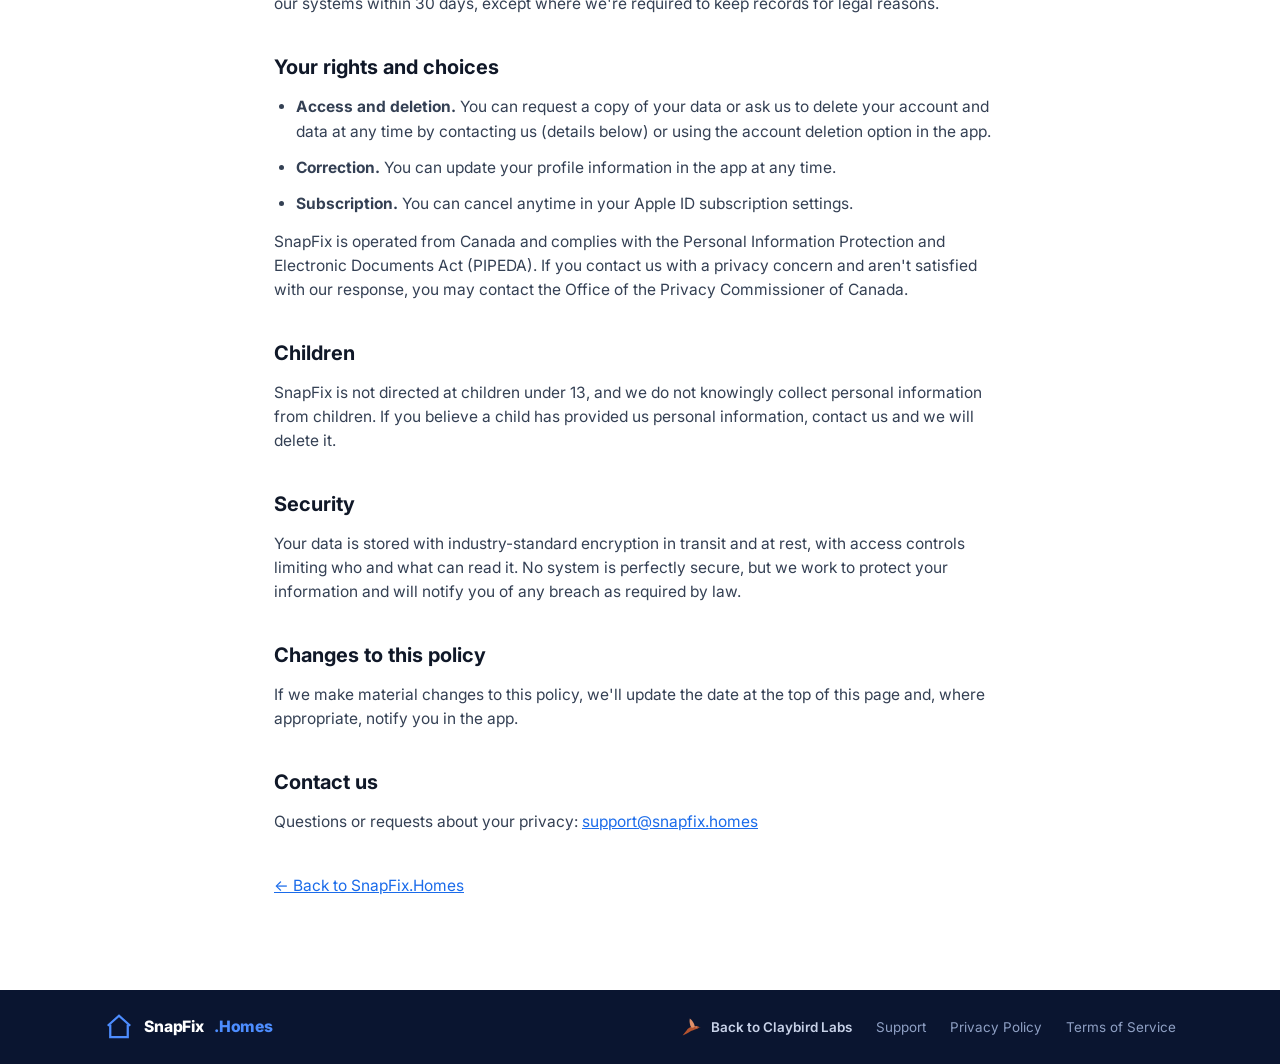
<file: snapfix/privacy.html>
<!DOCTYPE html>
<html lang="en">
<head>
<meta charset="UTF-8">
<meta name="viewport" content="width=device-width, initial-scale=1.0">
<title>Privacy Policy — SnapFix.Homes</title>
<meta name="description" content="SnapFix.Homes privacy policy: what we collect, how we use it, and your rights.">
<link href="https://fonts.googleapis.com/css2?family=Inter:wght@400;500;600;700;800&display=swap" rel="stylesheet">
<link rel="stylesheet" href="styles.css">
<link rel="icon" href="data:image/svg+xml,<svg xmlns='http://www.w3.org/2000/svg' viewBox='0 0 24 24' fill='%231A6BEA'><path d='M12 2 2 10h2v10h7v-6h2v6h7V10h2L12 2z'/></svg>">
<script>document.documentElement.classList.add('js');</script>
</head>
<body>
<nav class="nav">
  <div class="container nav-inner">
    <a class="brand" href="index.html">
      <svg viewBox="0 0 24 24" fill="none" stroke="#4D8DFF" stroke-width="1.8"><path d="M3 11 12 3l9 8"/><path d="M5 10v10h14V10"/><circle cx="12" cy="14" r="2.6"/></svg>
      SnapFix<span class="accent">.Homes</span>
    </a>
    <div class="nav-cta" style="margin-left:auto">
      <a class="cb-badge" href="../" aria-label="Back to Claybird Labs"><svg viewBox="0 0 64 64" aria-hidden="true"><path d="M48,30.6 L60.5,32.8 L48,34.4 Z" fill="#8C3F22"/><path d="M54,32.5 C51.5,30 45,28.5 38,29.5 C27,31 18,36 14,44 C10,49 6,53 2,59 C12,54 20,50 26,46 C32,44 40,41 46,38.5 C50.5,37.2 54,35 54,32.5 Z" fill="#B4532F"/><path d="M29,33 C25,25 23,14 25,5 C33,11 39,20 41,30 C37,34 32,35 29,33 Z" fill="#E0906A"/><circle cx="45" cy="32.2" r="1.5" fill="#FDF8F4"/></svg> Claybird Labs</a>
      <a class="btn" href="#coming-soon">Get the App</a>
    </div>
  </div>
</nav>

<main class="doc">
  <h1>Privacy Policy</h1>
  <p class="updated">Last updated: June 10, 2026</p>

  <p>SnapFix.Homes ("SnapFix", "we", "us") is an AI-powered home repair assistant for iOS, operated from Ontario, Canada. This policy explains what information we collect when you use the SnapFix app or this website, how we use it, and the choices you have. We collect only what we need to run the service, and we never sell your personal information.</p>

  <h2>Information we collect</h2>
  <ul>
    <li><strong>Account information.</strong> When you create an account we collect your email address and, if you sign in with Google, the basic profile information Google shares (name and email). You may optionally add details such as your name and phone number to your profile.</li>
    <li><strong>Photos you submit.</strong> When you snap a repair issue, the photo(s) you choose are uploaded so our AI can analyze them and generate a diagnosis. Photos are linked to your account so you can revisit past repairs.</li>
    <li><strong>Repair and chat content.</strong> Your repair requests, diagnosis results, saved fixes, and any messages you send in the in-app chat are stored with your account so the app can function.</li>
    <li><strong>Purchase information.</strong> Subscriptions are processed by Apple. We receive confirmation of your subscription status, but we never see or store your payment card details.</li>
    <li><strong>Device and usage data.</strong> Basic technical information such as device type, app version, and crash logs, used to keep the app working reliably.</li>
  </ul>

  <h2>How we use your information</h2>
  <ul>
    <li>To analyze your photos and generate repair diagnoses, guides, and cost estimates.</li>
    <li>To operate your account, save your repair history, and provide in-app chat support.</li>
    <li>To process and manage your subscription status.</li>
    <li>To send service-related emails such as account confirmations and important notices.</li>
    <li>To maintain, debug, and improve the app.</li>
  </ul>
  <p>We do not use your photos or personal information for advertising, and we do not sell your personal information to anyone.</p>

  <h2>AI processing</h2>
  <p>Photos and descriptions you submit are processed by a third-party AI service provider (Anthropic) to generate your diagnosis. This processing happens only when you request a diagnosis or use the in-app chat. We do not permit our AI providers to use your content to train their models.</p>

  <h2>Service providers</h2>
  <p>We rely on a small number of providers to run SnapFix, each of which processes data only on our behalf:</p>
  <ul>
    <li><strong>Supabase</strong> — secure database, authentication, and photo storage.</li>
    <li><strong>Anthropic</strong> — AI analysis of the photos and questions you submit.</li>
    <li><strong>Apple</strong> — subscription billing and app distribution.</li>
    <li><strong>Resend</strong> — transactional email delivery (e.g., account emails).</li>
  </ul>

  <h2>Data retention</h2>
  <p>We keep your account data, photos, and repair history while your account is active so you can access your past fixes. If you delete your account, your personal data and photos are deleted from our systems within 30 days, except where we're required to keep records for legal reasons.</p>

  <h2>Your rights and choices</h2>
  <ul>
    <li><strong>Access and deletion.</strong> You can request a copy of your data or ask us to delete your account and data at any time by contacting us (details below) or using the account deletion option in the app.</li>
    <li><strong>Correction.</strong> You can update your profile information in the app at any time.</li>
    <li><strong>Subscription.</strong> You can cancel anytime in your Apple ID subscription settings.</li>
  </ul>
  <p>SnapFix is operated from Canada and complies with the Personal Information Protection and Electronic Documents Act (PIPEDA). If you contact us with a privacy concern and aren't satisfied with our response, you may contact the Office of the Privacy Commissioner of Canada.</p>

  <h2>Children</h2>
  <p>SnapFix is not directed at children under 13, and we do not knowingly collect personal information from children. If you believe a child has provided us personal information, contact us and we will delete it.</p>

  <h2>Security</h2>
  <p>Your data is stored with industry-standard encryption in transit and at rest, with access controls limiting who and what can read it. No system is perfectly secure, but we work to protect your information and will notify you of any breach as required by law.</p>

  <h2>Changes to this policy</h2>
  <p>If we make material changes to this policy, we'll update the date at the top of this page and, where appropriate, notify you in the app.</p>

  <h2>Contact us</h2>
  <p>Questions or requests about your privacy: <a href="mailto:support@snapfix.homes">support@snapfix.homes</a></p>

  <p style="margin-top:40px"><a href="index.html">← Back to SnapFix.Homes</a></p>
</main>

<footer class="footer">
  <div class="container footer-inner">
    <a class="brand" href="index.html">
      <svg viewBox="0 0 24 24" fill="none" stroke="#4D8DFF" stroke-width="1.8" width="24" height="24"><path d="M3 11 12 3l9 8"/><path d="M5 10v10h14V10"/></svg>
      SnapFix<span class="accent">.Homes</span>
    </a>
    <div class="footer-links">
      <a class="cb-foot" href="../"><svg viewBox="0 0 64 64" aria-hidden="true"><path d="M48,30.6 L60.5,32.8 L48,34.4 Z" fill="#8C3F22"/><path d="M54,32.5 C51.5,30 45,28.5 38,29.5 C27,31 18,36 14,44 C10,49 6,53 2,59 C12,54 20,50 26,46 C32,44 40,41 46,38.5 C50.5,37.2 54,35 54,32.5 Z" fill="#B4532F"/><path d="M29,33 C25,25 23,14 25,5 C33,11 39,20 41,30 C37,34 32,35 29,33 Z" fill="#E0906A"/><circle cx="45" cy="32.2" r="1.5" fill="#FDF8F4"/></svg> Back to Claybird Labs</a>
      <a href="support.html">Support</a>
      <a href="privacy.html">Privacy Policy</a>
      <a href="terms.html">Terms of Service</a>
    </div>
  </div>
</footer>
<script>
/* Motion layer — reveals on scroll, nav progress. Degrades to static without JS. */
(function () {
  var reduced = window.matchMedia('(prefers-reduced-motion: reduce)').matches;
  var sel = '.hero .container > *, section > .container > *, .step, .card, .feature';
  var els = Array.prototype.slice.call(document.querySelectorAll(sel));

  var counts = [];
  els.forEach(function (el) {
    var p = el.parentNode, i = 0, hit = null;
    for (i = 0; i < counts.length; i++) { if (counts[i][0] === p) { hit = counts[i]; break; } }
    if (!hit) { hit = [p, 0]; counts.push(hit); }
    el.style.setProperty('--mo-i', hit[1]++);
  });

  function showAll() { els.forEach(function (el) { el.classList.add('mo-in'); }); }

  if (reduced || !('IntersectionObserver' in window)) {
    showAll();
  } else {
    var io = new IntersectionObserver(function (entries) {
      entries.forEach(function (e) {
        if (!e.isIntersecting) return;
        e.target.classList.add('mo-in');
        io.unobserve(e.target);
      });
    }, { rootMargin: '0px 0px -10% 0px', threshold: 0.1 });
    els.forEach(function (el) { io.observe(el); });
    setTimeout(showAll, 5000);
  }

  var nav = document.querySelector('.nav');
  var bar = document.createElement('div');
  bar.className = 'mo-progress';
  document.body.appendChild(bar);

  var ticking = false;
  function onScroll() {
    var y = window.scrollY || window.pageYOffset;
    if (nav) nav.classList.toggle('mo-scrolled', y > 8);
    var max = document.documentElement.scrollHeight - window.innerHeight;
    bar.style.transform = 'scaleX(' + (max > 0 ? Math.min(y / max, 1) : 0) + ')';
    ticking = false;
  }
  window.addEventListener('scroll', function () {
    if (ticking) return;
    ticking = true;
    window.requestAnimationFrame(onScroll);
  }, { passive: true });
  onScroll();
})();
</script>
</body>
</html>
</file>
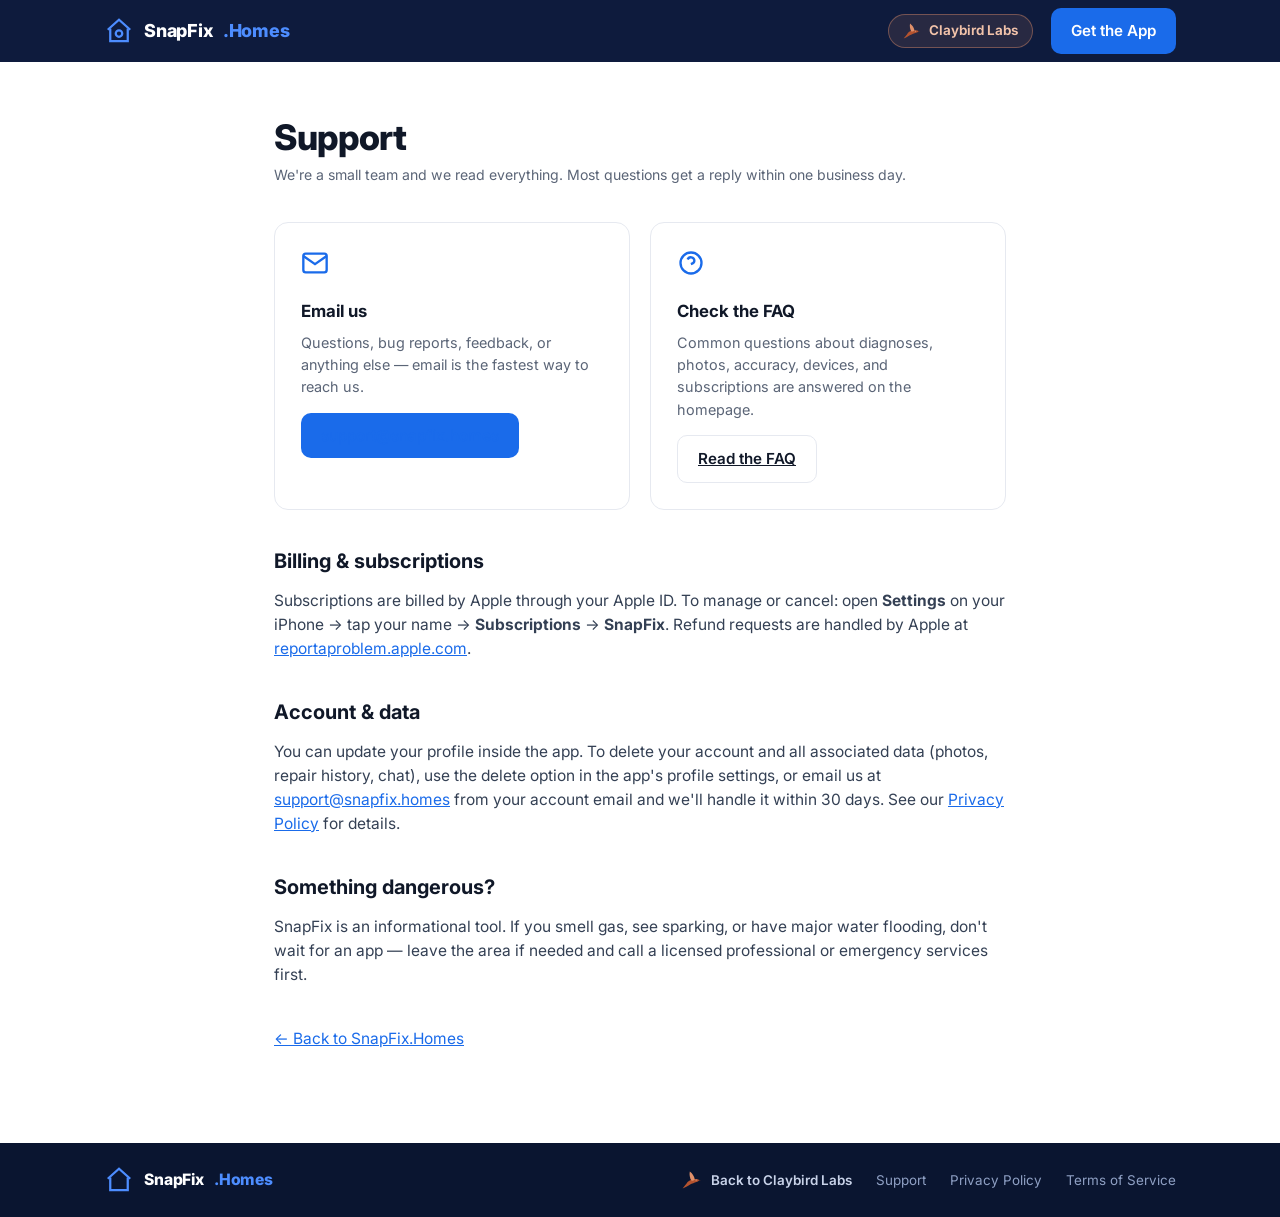
<file: snapfix/support.html>
<!DOCTYPE html>
<html lang="en">
<head>
<meta charset="UTF-8">
<meta name="viewport" content="width=device-width, initial-scale=1.0">
<title>Support — SnapFix.Homes</title>
<meta name="description" content="Get help with the SnapFix.Homes app: FAQs, account help, billing, and contact.">
<link href="https://fonts.googleapis.com/css2?family=Inter:wght@400;500;600;700;800&display=swap" rel="stylesheet">
<link rel="stylesheet" href="styles.css">
<link rel="icon" href="data:image/svg+xml,<svg xmlns='http://www.w3.org/2000/svg' viewBox='0 0 24 24' fill='%231A6BEA'><path d='M12 2 2 10h2v10h7v-6h2v6h7V10h2L12 2z'/></svg>">
<script>document.documentElement.classList.add('js');</script>
</head>
<body>
<nav class="nav">
  <div class="container nav-inner">
    <a class="brand" href="index.html">
      <svg viewBox="0 0 24 24" fill="none" stroke="#4D8DFF" stroke-width="1.8"><path d="M3 11 12 3l9 8"/><path d="M5 10v10h14V10"/><circle cx="12" cy="14" r="2.6"/></svg>
      SnapFix<span class="accent">.Homes</span>
    </a>
    <div class="nav-cta" style="margin-left:auto">
      <a class="cb-badge" href="../" aria-label="Back to Claybird Labs"><svg viewBox="0 0 64 64" aria-hidden="true"><path d="M48,30.6 L60.5,32.8 L48,34.4 Z" fill="#8C3F22"/><path d="M54,32.5 C51.5,30 45,28.5 38,29.5 C27,31 18,36 14,44 C10,49 6,53 2,59 C12,54 20,50 26,46 C32,44 40,41 46,38.5 C50.5,37.2 54,35 54,32.5 Z" fill="#B4532F"/><path d="M29,33 C25,25 23,14 25,5 C33,11 39,20 41,30 C37,34 32,35 29,33 Z" fill="#E0906A"/><circle cx="45" cy="32.2" r="1.5" fill="#FDF8F4"/></svg> Claybird Labs</a>
      <a class="btn" href="#coming-soon">Get the App</a>
    </div>
  </div>
</nav>

<main class="doc">
  <h1>Support</h1>
  <p class="updated">We're a small team and we read everything. Most questions get a reply within one business day.</p>

  <div class="support-cards">
    <div class="support-card" id="contact">
      <svg viewBox="0 0 24 24" fill="none" stroke="currentColor" stroke-width="2"><path d="M4 4h16c1.1 0 2 .9 2 2v12c0 1.1-.9 2-2 2H4c-1.1 0-2-.9-2-2V6c0-1.1.9-2 2-2z"/><path d="M22 6 12 13 2 6"/></svg>
      <h3>Email us</h3>
      <p>Questions, bug reports, feedback, or anything else — email is the fastest way to reach us.</p>
      <a class="btn" href="mailto:support@snapfix.homes?subject=SnapFix%20Support">support@snapfix.homes</a>
    </div>
    <div class="support-card">
      <svg viewBox="0 0 24 24" fill="none" stroke="currentColor" stroke-width="2"><circle cx="12" cy="12" r="9"/><path d="M9.1 9a3 3 0 0 1 5.8 1c0 2-3 3-3 3"/><path d="M12 17h.01"/></svg>
      <h3>Check the FAQ</h3>
      <p>Common questions about diagnoses, photos, accuracy, devices, and subscriptions are answered on the homepage.</p>
      <a class="btn ghost" href="index.html#faq">Read the FAQ</a>
    </div>
  </div>

  <h2>Billing &amp; subscriptions</h2>
  <p>Subscriptions are billed by Apple through your Apple ID. To manage or cancel: open <strong>Settings</strong> on your iPhone → tap your name → <strong>Subscriptions</strong> → <strong>SnapFix</strong>. Refund requests are handled by Apple at <a href="https://reportaproblem.apple.com">reportaproblem.apple.com</a>.</p>

  <h2>Account &amp; data</h2>
  <p>You can update your profile inside the app. To delete your account and all associated data (photos, repair history, chat), use the delete option in the app's profile settings, or email us at <a href="mailto:support@snapfix.homes">support@snapfix.homes</a> from your account email and we'll handle it within 30 days. See our <a href="privacy.html">Privacy Policy</a> for details.</p>

  <h2>Something dangerous?</h2>
  <p>SnapFix is an informational tool. If you smell gas, see sparking, or have major water flooding, don't wait for an app — leave the area if needed and call a licensed professional or emergency services first.</p>

  <p style="margin-top:40px"><a href="index.html">← Back to SnapFix.Homes</a></p>
</main>

<footer class="footer">
  <div class="container footer-inner">
    <a class="brand" href="index.html">
      <svg viewBox="0 0 24 24" fill="none" stroke="#4D8DFF" stroke-width="1.8" width="24" height="24"><path d="M3 11 12 3l9 8"/><path d="M5 10v10h14V10"/></svg>
      SnapFix<span class="accent">.Homes</span>
    </a>
    <div class="footer-links">
      <a class="cb-foot" href="../"><svg viewBox="0 0 64 64" aria-hidden="true"><path d="M48,30.6 L60.5,32.8 L48,34.4 Z" fill="#8C3F22"/><path d="M54,32.5 C51.5,30 45,28.5 38,29.5 C27,31 18,36 14,44 C10,49 6,53 2,59 C12,54 20,50 26,46 C32,44 40,41 46,38.5 C50.5,37.2 54,35 54,32.5 Z" fill="#B4532F"/><path d="M29,33 C25,25 23,14 25,5 C33,11 39,20 41,30 C37,34 32,35 29,33 Z" fill="#E0906A"/><circle cx="45" cy="32.2" r="1.5" fill="#FDF8F4"/></svg> Back to Claybird Labs</a>
      <a href="support.html">Support</a>
      <a href="privacy.html">Privacy Policy</a>
      <a href="terms.html">Terms of Service</a>
    </div>
  </div>
</footer>
<script>
/* Motion layer — reveals on scroll, nav progress. Degrades to static without JS. */
(function () {
  var reduced = window.matchMedia('(prefers-reduced-motion: reduce)').matches;
  var sel = '.hero .container > *, section > .container > *, .step, .card, .feature';
  var els = Array.prototype.slice.call(document.querySelectorAll(sel));

  var counts = [];
  els.forEach(function (el) {
    var p = el.parentNode, i = 0, hit = null;
    for (i = 0; i < counts.length; i++) { if (counts[i][0] === p) { hit = counts[i]; break; } }
    if (!hit) { hit = [p, 0]; counts.push(hit); }
    el.style.setProperty('--mo-i', hit[1]++);
  });

  function showAll() { els.forEach(function (el) { el.classList.add('mo-in'); }); }

  if (reduced || !('IntersectionObserver' in window)) {
    showAll();
  } else {
    var io = new IntersectionObserver(function (entries) {
      entries.forEach(function (e) {
        if (!e.isIntersecting) return;
        e.target.classList.add('mo-in');
        io.unobserve(e.target);
      });
    }, { rootMargin: '0px 0px -10% 0px', threshold: 0.1 });
    els.forEach(function (el) { io.observe(el); });
    setTimeout(showAll, 5000);
  }

  var nav = document.querySelector('.nav');
  var bar = document.createElement('div');
  bar.className = 'mo-progress';
  document.body.appendChild(bar);

  var ticking = false;
  function onScroll() {
    var y = window.scrollY || window.pageYOffset;
    if (nav) nav.classList.toggle('mo-scrolled', y > 8);
    var max = document.documentElement.scrollHeight - window.innerHeight;
    bar.style.transform = 'scaleX(' + (max > 0 ? Math.min(y / max, 1) : 0) + ')';
    ticking = false;
  }
  window.addEventListener('scroll', function () {
    if (ticking) return;
    ticking = true;
    window.requestAnimationFrame(onScroll);
  }, { passive: true });
  onScroll();
})();
</script>
</body>
</html>
</file>
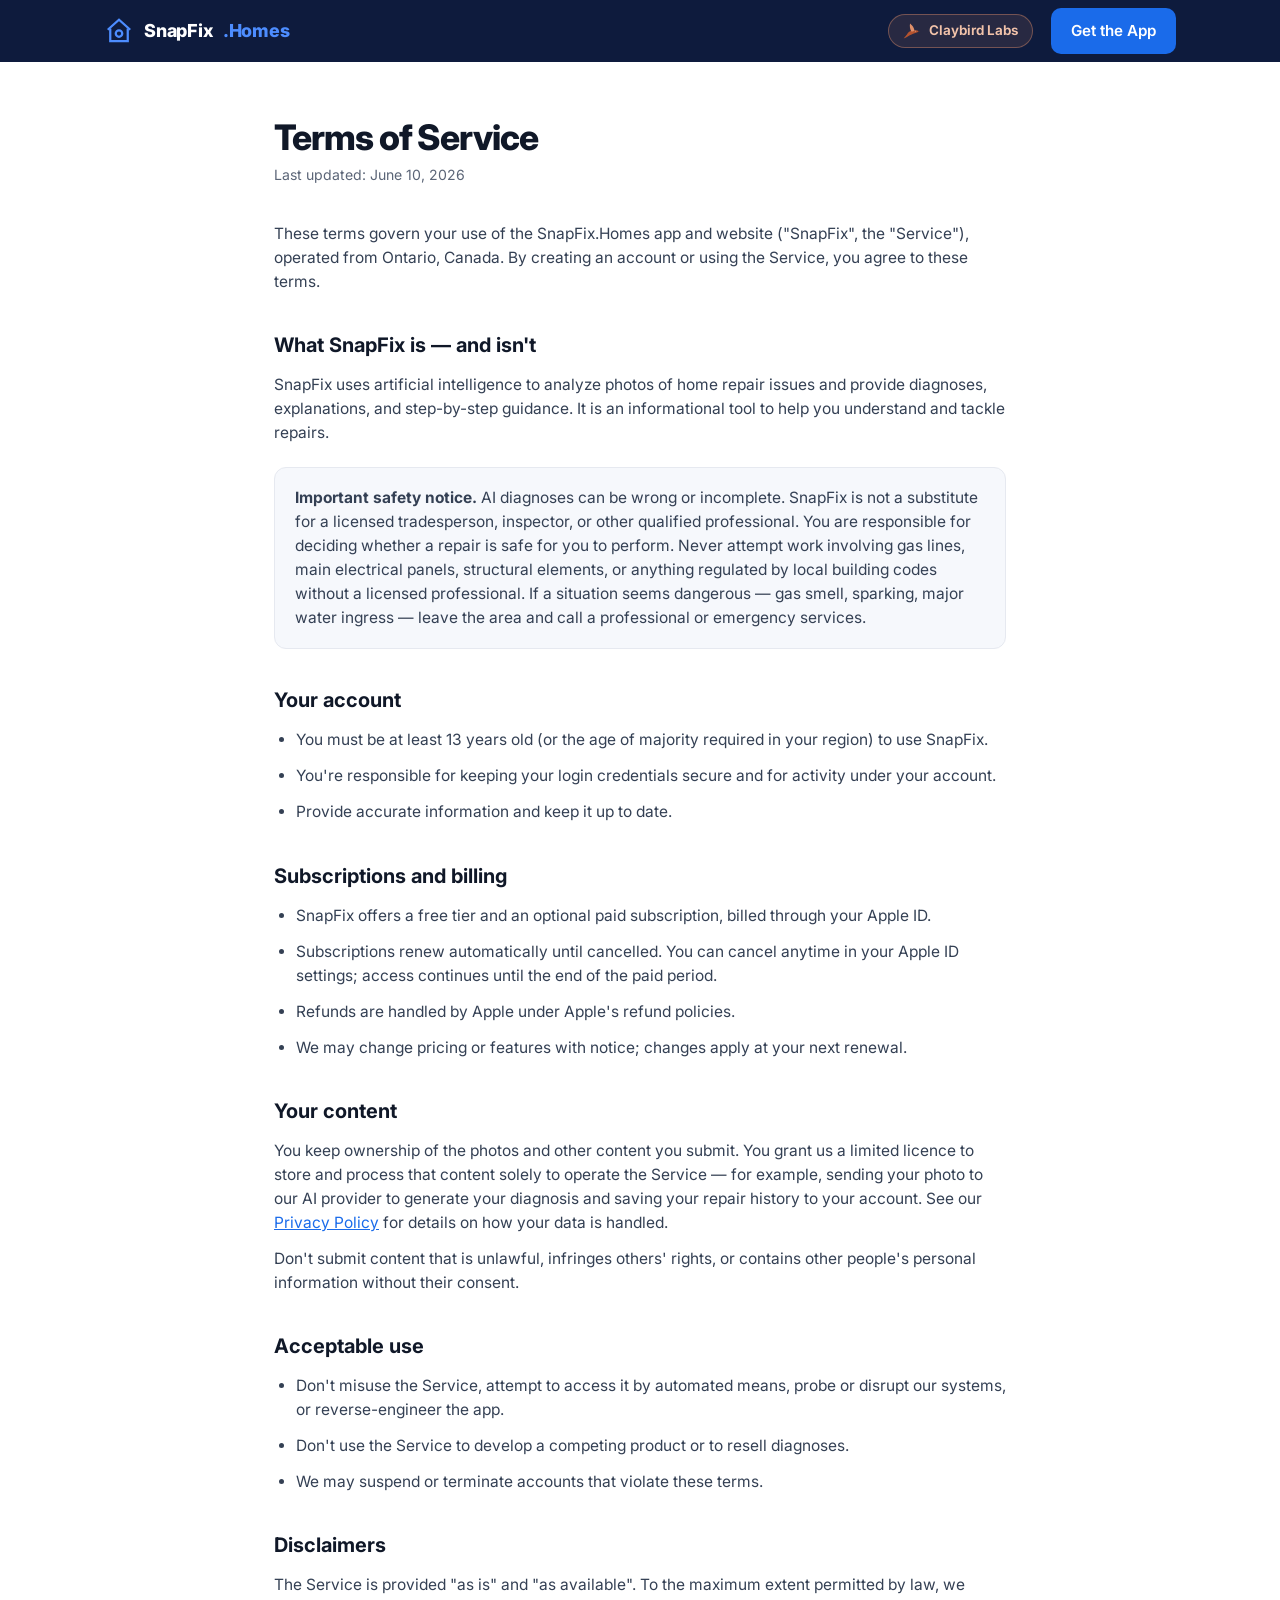
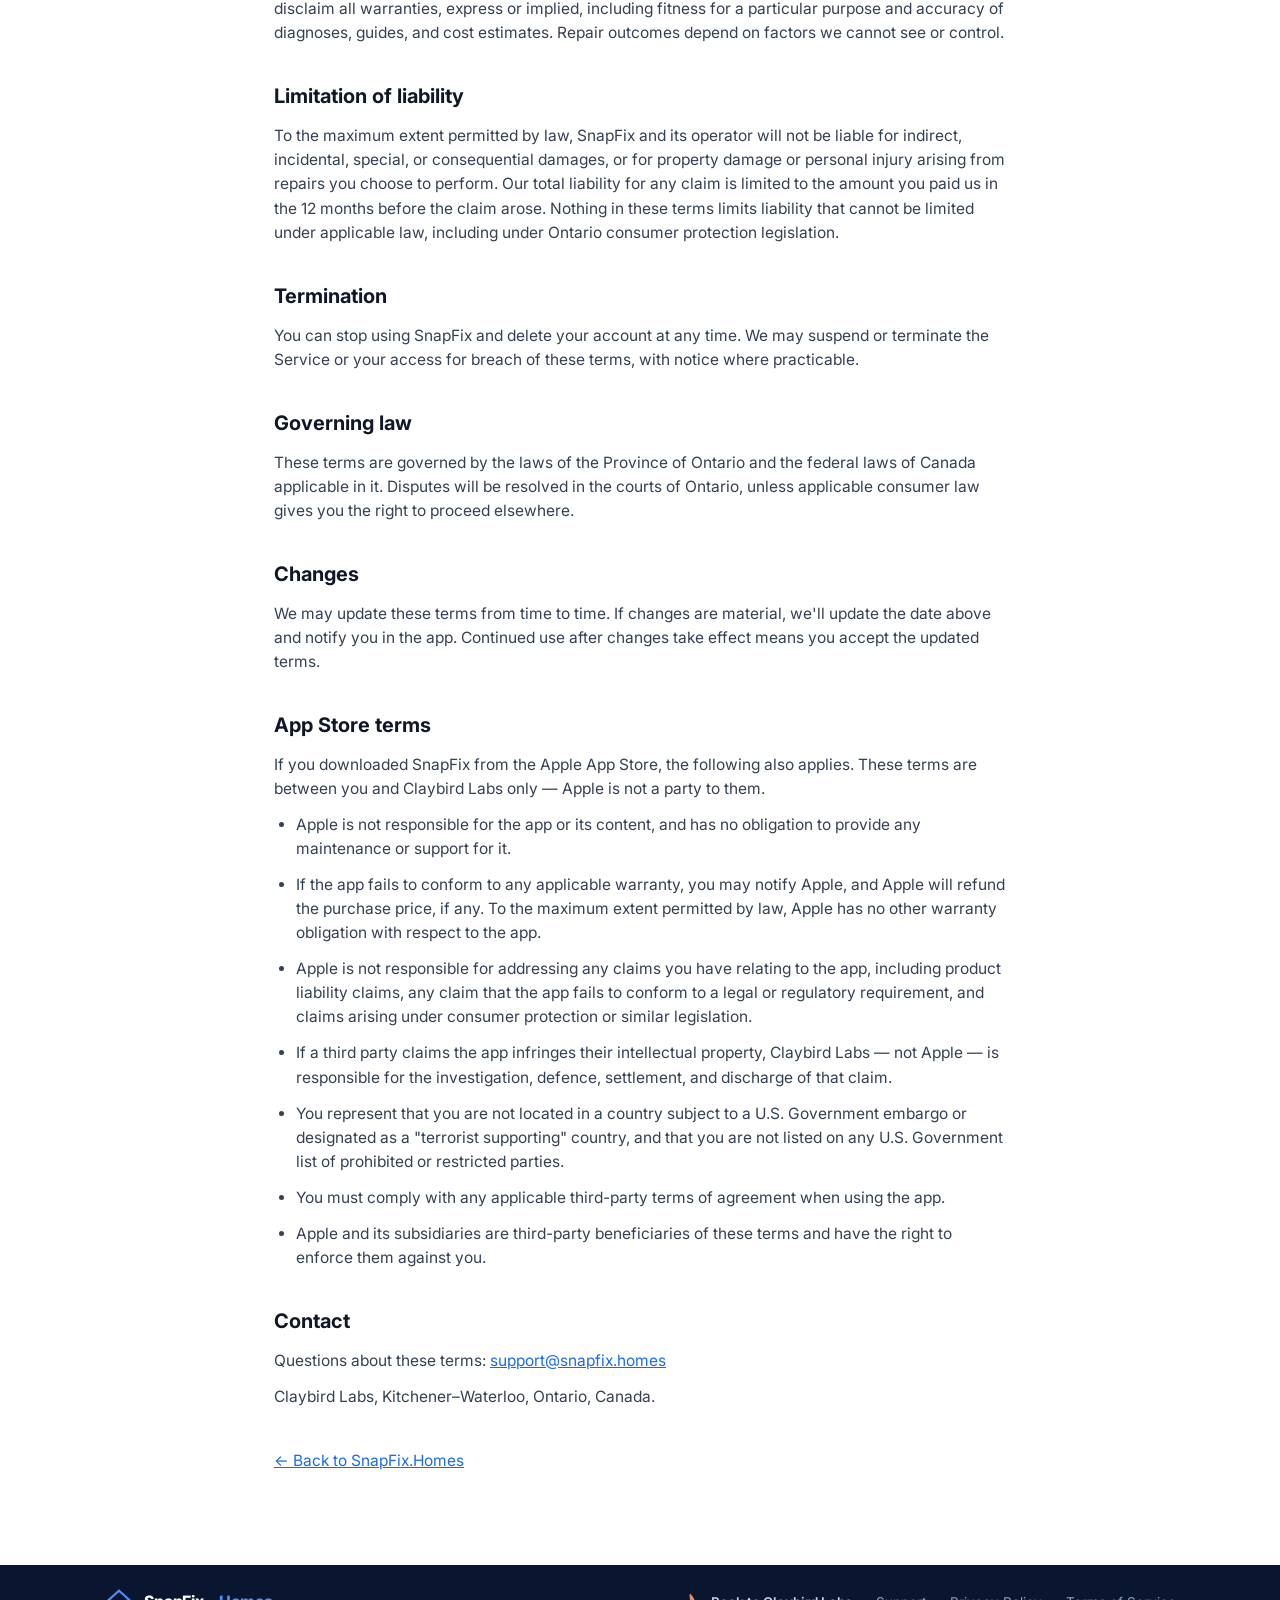
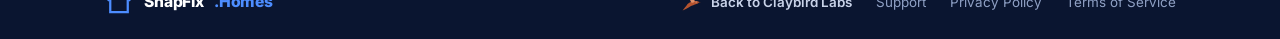
<file: snapfix/terms.html>
<!DOCTYPE html>
<html lang="en">
<head>
<meta charset="UTF-8">
<meta name="viewport" content="width=device-width, initial-scale=1.0">
<title>Terms of Service — SnapFix.Homes</title>
<meta name="description" content="Terms of service for using the SnapFix.Homes app and website.">
<link href="https://fonts.googleapis.com/css2?family=Inter:wght@400;500;600;700;800&display=swap" rel="stylesheet">
<link rel="stylesheet" href="styles.css">
<link rel="icon" href="data:image/svg+xml,<svg xmlns='http://www.w3.org/2000/svg' viewBox='0 0 24 24' fill='%231A6BEA'><path d='M12 2 2 10h2v10h7v-6h2v6h7V10h2L12 2z'/></svg>">
<script>document.documentElement.classList.add('js');</script>
</head>
<body>
<nav class="nav">
  <div class="container nav-inner">
    <a class="brand" href="index.html">
      <svg viewBox="0 0 24 24" fill="none" stroke="#4D8DFF" stroke-width="1.8"><path d="M3 11 12 3l9 8"/><path d="M5 10v10h14V10"/><circle cx="12" cy="14" r="2.6"/></svg>
      SnapFix<span class="accent">.Homes</span>
    </a>
    <div class="nav-cta" style="margin-left:auto">
      <a class="cb-badge" href="../" aria-label="Back to Claybird Labs"><svg viewBox="0 0 64 64" aria-hidden="true"><path d="M48,30.6 L60.5,32.8 L48,34.4 Z" fill="#8C3F22"/><path d="M54,32.5 C51.5,30 45,28.5 38,29.5 C27,31 18,36 14,44 C10,49 6,53 2,59 C12,54 20,50 26,46 C32,44 40,41 46,38.5 C50.5,37.2 54,35 54,32.5 Z" fill="#B4532F"/><path d="M29,33 C25,25 23,14 25,5 C33,11 39,20 41,30 C37,34 32,35 29,33 Z" fill="#E0906A"/><circle cx="45" cy="32.2" r="1.5" fill="#FDF8F4"/></svg> Claybird Labs</a>
      <a class="btn" href="#coming-soon">Get the App</a>
    </div>
  </div>
</nav>

<main class="doc">
  <h1>Terms of Service</h1>
  <p class="updated">Last updated: June 10, 2026</p>

  <p>These terms govern your use of the SnapFix.Homes app and website ("SnapFix", the "Service"), operated from Ontario, Canada. By creating an account or using the Service, you agree to these terms.</p>

  <h2>What SnapFix is — and isn't</h2>
  <p>SnapFix uses artificial intelligence to analyze photos of home repair issues and provide diagnoses, explanations, and step-by-step guidance. It is an informational tool to help you understand and tackle repairs.</p>
  <div class="notice">
    <p style="margin:0"><strong>Important safety notice.</strong> AI diagnoses can be wrong or incomplete. SnapFix is not a substitute for a licensed tradesperson, inspector, or other qualified professional. You are responsible for deciding whether a repair is safe for you to perform. Never attempt work involving gas lines, main electrical panels, structural elements, or anything regulated by local building codes without a licensed professional. If a situation seems dangerous — gas smell, sparking, major water ingress — leave the area and call a professional or emergency services.</p>
  </div>

  <h2>Your account</h2>
  <ul>
    <li>You must be at least 13 years old (or the age of majority required in your region) to use SnapFix.</li>
    <li>You're responsible for keeping your login credentials secure and for activity under your account.</li>
    <li>Provide accurate information and keep it up to date.</li>
  </ul>

  <h2>Subscriptions and billing</h2>
  <ul>
    <li>SnapFix offers a free tier and an optional paid subscription, billed through your Apple ID.</li>
    <li>Subscriptions renew automatically until cancelled. You can cancel anytime in your Apple ID settings; access continues until the end of the paid period.</li>
    <li>Refunds are handled by Apple under Apple's refund policies.</li>
    <li>We may change pricing or features with notice; changes apply at your next renewal.</li>
  </ul>

  <h2>Your content</h2>
  <p>You keep ownership of the photos and other content you submit. You grant us a limited licence to store and process that content solely to operate the Service — for example, sending your photo to our AI provider to generate your diagnosis and saving your repair history to your account. See our <a href="privacy.html">Privacy Policy</a> for details on how your data is handled.</p>
  <p>Don't submit content that is unlawful, infringes others' rights, or contains other people's personal information without their consent.</p>

  <h2>Acceptable use</h2>
  <ul>
    <li>Don't misuse the Service, attempt to access it by automated means, probe or disrupt our systems, or reverse-engineer the app.</li>
    <li>Don't use the Service to develop a competing product or to resell diagnoses.</li>
    <li>We may suspend or terminate accounts that violate these terms.</li>
  </ul>

  <h2>Disclaimers</h2>
  <p>The Service is provided "as is" and "as available". To the maximum extent permitted by law, we disclaim all warranties, express or implied, including fitness for a particular purpose and accuracy of diagnoses, guides, and cost estimates. Repair outcomes depend on factors we cannot see or control.</p>

  <h2>Limitation of liability</h2>
  <p>To the maximum extent permitted by law, SnapFix and its operator will not be liable for indirect, incidental, special, or consequential damages, or for property damage or personal injury arising from repairs you choose to perform. Our total liability for any claim is limited to the amount you paid us in the 12 months before the claim arose. Nothing in these terms limits liability that cannot be limited under applicable law, including under Ontario consumer protection legislation.</p>

  <h2>Termination</h2>
  <p>You can stop using SnapFix and delete your account at any time. We may suspend or terminate the Service or your access for breach of these terms, with notice where practicable.</p>

  <h2>Governing law</h2>
  <p>These terms are governed by the laws of the Province of Ontario and the federal laws of Canada applicable in it. Disputes will be resolved in the courts of Ontario, unless applicable consumer law gives you the right to proceed elsewhere.</p>

  <h2>Changes</h2>
  <p>We may update these terms from time to time. If changes are material, we'll update the date above and notify you in the app. Continued use after changes take effect means you accept the updated terms.</p>

  <h2>App Store terms</h2>
  <p>If you downloaded SnapFix from the Apple App Store, the following also applies. These terms are between you and Claybird Labs only — Apple is not a party to them.</p>
  <ul>
    <li>Apple is not responsible for the app or its content, and has no obligation to provide any maintenance or support for it.</li>
    <li>If the app fails to conform to any applicable warranty, you may notify Apple, and Apple will refund the purchase price, if any. To the maximum extent permitted by law, Apple has no other warranty obligation with respect to the app.</li>
    <li>Apple is not responsible for addressing any claims you have relating to the app, including product liability claims, any claim that the app fails to conform to a legal or regulatory requirement, and claims arising under consumer protection or similar legislation.</li>
    <li>If a third party claims the app infringes their intellectual property, Claybird Labs — not Apple — is responsible for the investigation, defence, settlement, and discharge of that claim.</li>
    <li>You represent that you are not located in a country subject to a U.S. Government embargo or designated as a "terrorist supporting" country, and that you are not listed on any U.S. Government list of prohibited or restricted parties.</li>
    <li>You must comply with any applicable third-party terms of agreement when using the app.</li>
    <li>Apple and its subsidiaries are third-party beneficiaries of these terms and have the right to enforce them against you.</li>
  </ul>

  <h2>Contact</h2>
  <p>Questions about these terms: <a href="mailto:support@snapfix.homes">support@snapfix.homes</a></p>
  <p>Claybird Labs, Kitchener–Waterloo, Ontario, Canada.</p>

  <p style="margin-top:40px"><a href="index.html">← Back to SnapFix.Homes</a></p>
</main>

<footer class="footer">
  <div class="container footer-inner">
    <a class="brand" href="index.html">
      <svg viewBox="0 0 24 24" fill="none" stroke="#4D8DFF" stroke-width="1.8" width="24" height="24"><path d="M3 11 12 3l9 8"/><path d="M5 10v10h14V10"/></svg>
      SnapFix<span class="accent">.Homes</span>
    </a>
    <div class="footer-links">
      <a class="cb-foot" href="../"><svg viewBox="0 0 64 64" aria-hidden="true"><path d="M48,30.6 L60.5,32.8 L48,34.4 Z" fill="#8C3F22"/><path d="M54,32.5 C51.5,30 45,28.5 38,29.5 C27,31 18,36 14,44 C10,49 6,53 2,59 C12,54 20,50 26,46 C32,44 40,41 46,38.5 C50.5,37.2 54,35 54,32.5 Z" fill="#B4532F"/><path d="M29,33 C25,25 23,14 25,5 C33,11 39,20 41,30 C37,34 32,35 29,33 Z" fill="#E0906A"/><circle cx="45" cy="32.2" r="1.5" fill="#FDF8F4"/></svg> Back to Claybird Labs</a>
      <a href="support.html">Support</a>
      <a href="privacy.html">Privacy Policy</a>
      <a href="terms.html">Terms of Service</a>
    </div>
  </div>
</footer>
<script>
/* Motion layer — reveals on scroll, nav progress. Degrades to static without JS. */
(function () {
  var reduced = window.matchMedia('(prefers-reduced-motion: reduce)').matches;
  var sel = '.hero .container > *, section > .container > *, .step, .card, .feature';
  var els = Array.prototype.slice.call(document.querySelectorAll(sel));

  var counts = [];
  els.forEach(function (el) {
    var p = el.parentNode, i = 0, hit = null;
    for (i = 0; i < counts.length; i++) { if (counts[i][0] === p) { hit = counts[i]; break; } }
    if (!hit) { hit = [p, 0]; counts.push(hit); }
    el.style.setProperty('--mo-i', hit[1]++);
  });

  function showAll() { els.forEach(function (el) { el.classList.add('mo-in'); }); }

  if (reduced || !('IntersectionObserver' in window)) {
    showAll();
  } else {
    var io = new IntersectionObserver(function (entries) {
      entries.forEach(function (e) {
        if (!e.isIntersecting) return;
        e.target.classList.add('mo-in');
        io.unobserve(e.target);
      });
    }, { rootMargin: '0px 0px -10% 0px', threshold: 0.1 });
    els.forEach(function (el) { io.observe(el); });
    setTimeout(showAll, 5000);
  }

  var nav = document.querySelector('.nav');
  var bar = document.createElement('div');
  bar.className = 'mo-progress';
  document.body.appendChild(bar);

  var ticking = false;
  function onScroll() {
    var y = window.scrollY || window.pageYOffset;
    if (nav) nav.classList.toggle('mo-scrolled', y > 8);
    var max = document.documentElement.scrollHeight - window.innerHeight;
    bar.style.transform = 'scaleX(' + (max > 0 ? Math.min(y / max, 1) : 0) + ')';
    ticking = false;
  }
  window.addEventListener('scroll', function () {
    if (ticking) return;
    ticking = true;
    window.requestAnimationFrame(onScroll);
  }, { passive: true });
  onScroll();
})();
</script>
</body>
</html>
</file>
<file: styles.css>
/* Claybird Labs — studio site */
:root{
  --clay:#B4532F;
  --clay-dark:#8C3F22;
  --clay-light:#E0906A;
  --clay-pale:#F7E5D9;
  --ink:#2A1A12;
  --muted:#6E5B51;
  --line:#EBDDD3;
  --cream:#FDF8F4;
  --white:#FFFFFF;
  --radius:16px;
  --shadow:0 12px 34px rgba(42,26,18,.09);
  --shadow-lift:0 18px 44px rgba(42,26,18,.13);
  --ease:cubic-bezier(.22,.75,.3,1);
  --ease-out:cubic-bezier(.16,1,.3,1);
  font-size:16px;
}
*{box-sizing:border-box;margin:0;padding:0}
html{scroll-behavior:smooth}
body{
  font-family:'Inter',-apple-system,BlinkMacSystemFont,'Segoe UI',Helvetica,Arial,sans-serif;
  color:var(--ink);background:var(--cream);line-height:1.6;
  -webkit-font-smoothing:antialiased;
  overflow-x:hidden;
}
img,svg{max-width:100%}
a{color:inherit;text-decoration:none}
.container{max-width:1080px;margin:0 auto;padding:0 24px}
:focus-visible{outline:2px solid var(--clay);outline-offset:3px;border-radius:4px}

/* ---------- Nav ---------- */
.nav{
  background:rgba(253,248,244,.82);
  -webkit-backdrop-filter:saturate(180%) blur(14px);
  backdrop-filter:saturate(180%) blur(14px);
  border-bottom:1px solid transparent;
  position:sticky;top:0;z-index:50;
  transition:border-color .3s var(--ease),box-shadow .3s var(--ease),background .3s var(--ease);
}
.nav.scrolled{
  border-bottom-color:var(--line);
  box-shadow:0 6px 24px rgba(42,26,18,.06);
}
.nav-inner{display:flex;align-items:center;gap:32px;height:70px}
.brand{
  display:flex;align-items:center;gap:11px;font-weight:800;font-size:1.16rem;letter-spacing:-.02em;
  transition:opacity .2s var(--ease);
}
.brand:hover{opacity:.78}
.brand .light{font-weight:500;color:var(--clay)}
.brand svg{width:38px;height:38px;flex:none;transition:transform .5s var(--ease-out)}
.brand:hover svg{transform:translateX(3px) rotate(-6deg)}
.nav-links{display:flex;gap:28px;margin-left:auto}
.nav-links a{
  position:relative;color:var(--muted);font-size:.93rem;font-weight:500;
  padding:4px 1px;transition:color .2s var(--ease);
}
.nav-links a::after{
  content:"";position:absolute;left:0;right:0;bottom:0;height:2px;border-radius:2px;
  background:var(--clay);transform:scaleX(0);transform-origin:right;
  transition:transform .32s var(--ease-out);
}
.nav-links a:hover{color:var(--clay)}
.nav-links a:hover::after,
.nav-links a.active::after{transform:scaleX(1);transform-origin:left}
.nav-links a.active{color:var(--ink)}

/* Reading progress — sits on the nav's bottom edge */
.progress{
  position:absolute;left:0;bottom:-1px;height:2px;width:100%;
  background:linear-gradient(90deg,var(--clay-light),var(--clay));
  transform:scaleX(0);transform-origin:left;
  will-change:transform;
}

/* Hamburger */
.menu-toggle{
  display:none;margin-left:auto;background:none;border:0;cursor:pointer;
  width:34px;height:34px;position:relative;
}
.menu-toggle span{
  position:absolute;left:7px;right:7px;height:2px;border-radius:2px;background:var(--ink);
  transition:transform .35s var(--ease-out),opacity .2s linear;
}
.menu-toggle span:nth-child(1){top:11px}
.menu-toggle span:nth-child(2){top:16px}
.menu-toggle span:nth-child(3){top:21px}
.nav.open .menu-toggle span:nth-child(1){transform:translateY(5px) rotate(45deg)}
.nav.open .menu-toggle span:nth-child(2){opacity:0;transform:scaleX(.4)}
.nav.open .menu-toggle span:nth-child(3){transform:translateY(-5px) rotate(-45deg)}

/* ---------- Buttons ---------- */
.btn{
  position:relative;overflow:hidden;isolation:isolate;
  display:inline-flex;align-items:center;justify-content:center;gap:9px;
  background:var(--clay);color:#fff;font-weight:600;font-size:.96rem;
  padding:12px 22px;border-radius:11px;border:0;cursor:pointer;
  box-shadow:0 4px 14px rgba(180,83,47,.22);
  transition:background .25s var(--ease),transform .25s var(--ease),box-shadow .25s var(--ease);
}
.btn::before{
  content:"";position:absolute;inset:0;z-index:-1;
  background:linear-gradient(115deg,transparent 20%,rgba(255,255,255,.28) 48%,transparent 76%);
  transform:translateX(-120%);
  transition:transform .7s var(--ease-out);
}
.btn:hover{background:var(--clay-dark);transform:translateY(-2px);box-shadow:0 10px 24px rgba(180,83,47,.28)}
.btn:hover::before{transform:translateX(120%)}
.btn:active{transform:translateY(0) scale(.985);transition-duration:.08s}
.btn.ghost{background:transparent;border:1.5px solid var(--line);color:var(--ink);box-shadow:none}
.btn.ghost:hover{background:var(--white);border-color:var(--clay-light);box-shadow:0 8px 20px rgba(42,26,18,.07)}
.btn .arrow{display:inline-block;transition:transform .3s var(--ease-out)}
.btn:hover .arrow{transform:translateX(4px)}

/* ---------- Hero ---------- */
.hero{padding:96px 0 78px;text-align:center;position:relative;overflow:hidden;isolation:isolate}
/* soft drifting glow */
.hero::before{
  content:"";position:absolute;z-index:-2;left:-15%;right:-15%;top:-45%;height:150%;
  background:
    radial-gradient(38% 44% at 24% 34%,rgba(224,144,106,.30),transparent 68%),
    radial-gradient(34% 40% at 78% 24%,rgba(180,83,47,.15),transparent 70%),
    radial-gradient(46% 44% at 56% 86%,rgba(247,229,217,.65),transparent 72%);
  animation:drift 24s ease-in-out infinite alternate;
  pointer-events:none;
}
/* faint grid, faded at the edges */
.hero::after{
  content:"";position:absolute;z-index:-1;inset:0;pointer-events:none;
  background-image:
    linear-gradient(rgba(180,83,47,.055) 1px,transparent 1px),
    linear-gradient(90deg,rgba(180,83,47,.055) 1px,transparent 1px);
  background-size:64px 64px;
  -webkit-mask-image:radial-gradient(72% 62% at 50% 42%,#000 20%,transparent 78%);
  mask-image:radial-gradient(72% 62% at 50% 42%,#000 20%,transparent 78%);
}
@keyframes drift{
  0%{transform:translate3d(0,0,0) scale(1)}
  50%{transform:translate3d(2.5%,1.5%,0) scale(1.06)}
  100%{transform:translate3d(-2%,-1%,0) scale(1.02)}
}
.hero .mark{width:104px;height:104px;margin:0 auto 26px;display:block}
.hero h1{font-size:clamp(2.3rem,6vw,3.5rem);font-weight:800;letter-spacing:-.035em;line-height:1.08}
.hero h1 .light{font-weight:500;color:var(--clay)}
.hero p{max-width:600px;margin:20px auto 0;color:var(--muted);font-size:1.13rem}
.hero-cta{display:flex;gap:14px;justify-content:center;margin-top:32px;flex-wrap:wrap}
.pill{
  display:inline-block;border:1.5px solid var(--clay-light);color:var(--clay-dark);
  font-weight:700;font-size:.7rem;letter-spacing:.14em;text-transform:uppercase;
  padding:7px 16px;border-radius:999px;margin-bottom:24px;background:var(--white);
  box-shadow:0 2px 10px rgba(180,83,47,.07);
}
.pill .ping{
  display:inline-block;width:6px;height:6px;border-radius:50%;background:var(--clay);
  margin-right:8px;vertical-align:middle;position:relative;
}
.pill .ping::after{
  content:"";position:absolute;inset:0;border-radius:50%;background:var(--clay);
  animation:ping 2.6s var(--ease-out) infinite;
}
@keyframes ping{
  0%{transform:scale(1);opacity:.55}
  70%,100%{transform:scale(3.2);opacity:0}
}

/* Hero entrance (JS adds .ready once fonts/first paint settle) */
.js .hero .mark,
.js .hero .pill,
.js .hero h1,
.js .hero p,
.js .hero-cta{opacity:0}
.hero.ready .mark{animation:flyIn 1s var(--ease-out) both,bob 7s ease-in-out 1.1s infinite}
.hero.ready .pill{animation:rise .8s var(--ease-out) .16s both}
.hero.ready h1{animation:rise .8s var(--ease-out) .26s both}
.hero.ready p{animation:rise .8s var(--ease-out) .38s both}
.hero.ready .hero-cta{animation:rise .8s var(--ease-out) .5s both}
@keyframes flyIn{
  0%{opacity:0;transform:translate3d(-26px,10px,0) rotate(-9deg) scale(.9)}
  60%{opacity:1}
  100%{opacity:1;transform:translate3d(0,0,0) rotate(0) scale(1)}
}
@keyframes bob{
  0%,100%{transform:translateY(0) rotate(0)}
  50%{transform:translateY(-9px) rotate(-2deg)}
}
@keyframes rise{
  from{opacity:0;transform:translate3d(0,18px,0)}
  to{opacity:1;transform:none}
}

/* ---------- Scroll reveal ---------- */
.js [data-reveal]{
  opacity:0;transform:translate3d(0,22px,0);
  transition:opacity .7s var(--ease-out),transform .7s var(--ease-out);
  transition-delay:calc(var(--i,0) * 90ms);
  will-change:opacity,transform;
}
.js [data-reveal].in{opacity:1;transform:none}

/* ---------- Sections ---------- */
section{padding:78px 0;scroll-margin-top:70px}
.section-head{max-width:620px;margin-bottom:40px}
.section-head h2{font-size:clamp(1.7rem,3.6vw,2.25rem);font-weight:800;letter-spacing:-.03em}
.section-head p{color:var(--muted);margin-top:12px;font-size:1.04rem}
.alt{background:var(--white);border-top:1px solid var(--line);border-bottom:1px solid var(--line)}

/* ---------- App grid ---------- */
.apps{display:grid;grid-template-columns:repeat(auto-fit,minmax(290px,1fr));gap:22px}
.app-card{
  position:relative;isolation:isolate;
  background:var(--white);border:1px solid var(--line);border-radius:var(--radius);
  padding:28px;display:flex;flex-direction:column;gap:14px;
  transition:transform .35s var(--ease),box-shadow .35s var(--ease),border-color .35s var(--ease);
}
.app-card::before{
  content:"";position:absolute;inset:0;z-index:-1;border-radius:var(--radius);
  background:radial-gradient(120% 90% at 50% 0%,var(--clay-pale),transparent 62%);
  opacity:0;transition:opacity .4s var(--ease);
}
.app-card:hover{transform:translateY(-6px);box-shadow:var(--shadow-lift);border-color:var(--clay-light)}
.app-card:hover::before{opacity:.7}
.app-card .icon{
  width:52px;height:52px;border-radius:13px;display:grid;place-items:center;
  background:var(--clay-pale);color:var(--clay-dark);flex:none;
  transition:transform .4s var(--ease-out),background .3s var(--ease),color .3s var(--ease);
}
.app-card:hover .icon{transform:translateY(-2px) scale(1.06) rotate(-4deg);background:var(--clay);color:#fff}
.app-card .icon svg{width:27px;height:27px}
.app-card h3{font-size:1.22rem;font-weight:750;letter-spacing:-.02em}
.app-card p{color:var(--muted);font-size:.97rem;flex:1}
.tag{
  display:inline-block;align-self:flex-start;font-size:.7rem;font-weight:700;
  letter-spacing:.1em;text-transform:uppercase;padding:5px 11px;border-radius:999px;
  background:var(--clay-pale);color:var(--clay-dark);
}
.tag.soon{background:#EFE9E4;color:var(--muted)}
.app-card .more{color:var(--clay);font-weight:600;font-size:.95rem}
.app-card .more i{font-style:normal;display:inline-block;transition:transform .35s var(--ease-out)}
.app-card:hover .more i{transform:translateX(5px)}
.app-card.placeholder{border-style:dashed;background:transparent}
/* Once the grid is three across (3*290 + 2*22 gutters + 48 padding = 962px), the
   placeholder spans the row instead of sitting in it as a fourth app — with three
   apps it would otherwise be stranded alone in an empty row. Below that the grid
   is two across, where it fills the second row on its own, so leave it be. */
@media (min-width:962px){
  .app-card.placeholder{grid-column:1/-1}
}
.app-card.placeholder:hover{transform:none;box-shadow:none;border-color:var(--line)}
.app-card.placeholder:hover::before{opacity:0}
.app-card.placeholder:hover .icon{transform:none;background:var(--clay-pale);color:var(--clay-dark)}

/* ---------- About ---------- */
.about-grid{display:grid;grid-template-columns:1.15fr .85fr;gap:52px;align-items:start}
.about-grid p+p{margin-top:16px}
.facts{list-style:none;display:flex;flex-direction:column;gap:14px}
.facts li{display:flex;gap:12px;align-items:flex-start;color:var(--muted);font-size:.98rem}
.facts .dot{
  width:7px;height:7px;border-radius:50%;background:var(--clay-light);
  margin-top:9px;flex:none;transition:transform .3s var(--ease-out),background .3s var(--ease);
}
.facts li:hover .dot{transform:scale(1.55);background:var(--clay)}

/* ---------- Contact ---------- */
.contact-box{
  position:relative;overflow:hidden;
  background:var(--white);border:1px solid var(--line);border-radius:var(--radius);
  padding:44px 40px;text-align:center;box-shadow:var(--shadow);
}
.contact-box::before{
  content:"";position:absolute;left:50%;top:-60%;width:120%;height:120%;
  transform:translateX(-50%);pointer-events:none;
  background:radial-gradient(42% 46% at 50% 50%,rgba(224,144,106,.20),transparent 70%);
  animation:drift 20s ease-in-out infinite alternate;
}
.contact-box>*{position:relative}
.contact-box h2{font-size:1.9rem;font-weight:800;letter-spacing:-.03em}
.contact-box p{color:var(--muted);margin:12px auto 26px;max-width:460px}
.mail{
  position:relative;font-size:1.16rem;font-weight:700;color:var(--clay);
  display:inline-block;padding-bottom:3px;
}
.mail::after{
  content:"";position:absolute;left:0;right:0;bottom:0;height:2px;border-radius:2px;
  background:var(--clay-light);transform:scaleX(0);transform-origin:left;
  transition:transform .4s var(--ease-out);
}
.mail:hover::after{transform:scaleX(1)}

/* ---------- Footer ---------- */
.footer{background:var(--ink);color:#D9C9BF;padding:44px 0 34px;margin-top:8px}
.footer-inner{display:flex;flex-wrap:wrap;gap:24px;align-items:center;justify-content:space-between}
.footer .brand{color:#fff;font-size:1.05rem}
.footer .brand .light{color:var(--clay-light)}
.footer-links{display:flex;gap:22px;flex-wrap:wrap}
.footer-links a{
  position:relative;color:#D9C9BF;font-size:.92rem;transition:color .2s var(--ease);
}
.footer-links a::after{
  content:"";position:absolute;left:0;right:0;bottom:-3px;height:1px;background:currentColor;
  transform:scaleX(0);transform-origin:right;transition:transform .3s var(--ease-out);
}
.footer-links a:hover{color:#fff}
.footer-links a:hover::after{transform:scaleX(1);transform-origin:left}
.copyright{width:100%;border-top:1px solid rgba(255,255,255,.12);padding-top:22px;margin-top:8px;font-size:.86rem;color:#A89388}

/* ---------- Responsive ---------- */
@media (max-width:840px){
  .about-grid{grid-template-columns:1fr;gap:32px}
}
@media (max-width:720px){
  .nav-links{
    position:absolute;top:70px;left:0;right:0;background:var(--cream);
    box-shadow:0 14px 28px rgba(42,26,18,.08);
    flex-direction:column;gap:0;padding:0 24px;margin-left:0;
    border-bottom:1px solid transparent;
    max-height:0;overflow:hidden;opacity:0;pointer-events:none;
    transition:max-height .42s var(--ease-out),opacity .28s var(--ease),padding .42s var(--ease-out),border-color .3s var(--ease);
  }
  .nav.open .nav-links{
    max-height:260px;opacity:1;pointer-events:auto;
    padding:8px 24px 18px;border-bottom-color:var(--line);
  }
  .nav-links a{
    padding:13px 0;border-bottom:1px solid var(--line);
    transform:translateY(-8px);opacity:0;transition:transform .35s var(--ease-out),opacity .35s var(--ease-out),color .2s var(--ease);
  }
  .nav.open .nav-links a{transform:none;opacity:1}
  .nav.open .nav-links a:nth-child(1){transition-delay:.06s}
  .nav.open .nav-links a:nth-child(2){transition-delay:.12s}
  .nav.open .nav-links a:nth-child(3){transition-delay:.18s}
  .nav-links a::after{display:none}
  .menu-toggle{display:block}
  .hero{padding:64px 0 56px}
  section{padding:60px 0}
  .contact-box{padding:34px 22px}
}

/* ---------- Motion preferences ---------- */
@media (prefers-reduced-motion:reduce){
  html{scroll-behavior:auto}
  *,*::before,*::after{
    animation-duration:.001ms !important;
    animation-iteration-count:1 !important;
    transition-duration:.001ms !important;
  }
  .js [data-reveal]{opacity:1;transform:none}
  .js .hero .mark,.js .hero .pill,.js .hero h1,.js .hero p,.js .hero-cta{opacity:1}
  .app-card:hover{transform:none}
  .btn:hover{transform:none}
}
</file>
<file: snapfix/styles.css>
/* SnapFix.Homes — shared styles */
:root{
  --navy:#0E1B3D;
  --navy-2:#13234E;
  --blue:#1A6BEA;
  --blue-dark:#1257C4;
  --ink:#101828;
  --muted:#5B6577;
  --line:#E6E9F0;
  --bg:#FFFFFF;
  --bg-soft:#F6F8FC;
  --radius:14px;
  --shadow:0 10px 30px rgba(14,27,61,.10);
  font-size:16px;
}
*{box-sizing:border-box;margin:0;padding:0}
html{scroll-behavior:smooth}
body{font-family:'Inter',-apple-system,BlinkMacSystemFont,'Segoe UI',sans-serif;color:var(--ink);background:var(--bg);line-height:1.55}
img{max-width:100%;display:block}
a{color:inherit;text-decoration:none}
.container{max-width:1120px;margin:0 auto;padding:0 24px}
.hand{font-family:'Caveat',cursive;font-size:1.45rem;color:var(--blue);line-height:1.2}

/* ---------- Nav ---------- */
.nav{background:var(--navy);position:sticky;top:0;z-index:50}
.nav-inner{display:flex;align-items:center;gap:32px;height:62px}
.brand{display:flex;align-items:center;gap:10px;color:#fff;font-weight:800;font-size:1.12rem;letter-spacing:-.01em}
.brand .accent{color:#4D8DFF}
.brand svg{width:30px;height:30px}
.nav-links{display:flex;gap:26px;margin-left:auto}
.nav-links a{color:#C8D2E8;font-size:.92rem;font-weight:500;transition:color .15s}
.nav-links a:hover{color:#fff}
.nav-cta{display:flex;align-items:center;gap:18px;margin-left:8px}
.nav-cta .login{color:#C8D2E8;font-size:.92rem;font-weight:500}
.btn{display:inline-flex;align-items:center;justify-content:center;gap:10px;background:var(--blue);color:#fff;font-weight:600;font-size:.95rem;padding:11px 20px;border-radius:10px;border:0;cursor:pointer;transition:background .15s}
.btn:hover{background:var(--blue-dark)}
.btn.ghost{background:transparent;border:1px solid var(--line);color:var(--ink)}
.btn.ghost:hover{background:var(--bg-soft)}
.btn.big{padding:15px 24px;font-size:1rem}
.menu-toggle{display:none;margin-left:auto;background:none;border:0;color:#fff;font-size:1.6rem;cursor:pointer}

/* ---------- Hero ---------- */
.hero{padding:64px 0 72px;position:relative;overflow:hidden}
.hero-grid{display:grid;grid-template-columns:1.05fr .95fr;gap:48px;align-items:center}
.pill{display:inline-block;border:1.5px solid var(--blue);color:var(--blue);font-weight:700;font-size:.72rem;letter-spacing:.12em;padding:7px 16px;border-radius:999px;margin-bottom:22px}
h1{font-size:3.4rem;line-height:1.08;letter-spacing:-.03em;font-weight:800}
h1 .accent{color:var(--blue)}
.hero p.lede{margin:20px 0 30px;color:var(--muted);font-size:1.08rem;max-width:42ch}
.hero-ctas{display:flex;gap:14px;flex-wrap:wrap}
.btn-sub{display:block;font-size:.72rem;font-weight:400;opacity:.85;margin-top:1px}
.hero-trust{display:flex;gap:34px;margin-top:42px;flex-wrap:wrap}
.trust{display:flex;gap:10px;align-items:flex-start}
.trust svg{width:22px;height:22px;color:var(--blue);flex:none;margin-top:2px}
.trust b{display:block;font-size:.9rem}
.trust span{font-size:.8rem;color:var(--muted)}

/* phone mockup */
.hero-visual{display:flex;justify-content:center;gap:28px;align-items:center}
.phone{width:280px;background:#0B0F1A;border-radius:42px;padding:12px;box-shadow:var(--shadow),0 30px 60px rgba(14,27,61,.18)}
.phone-screen{background:#fff;border-radius:32px;overflow:hidden}
.phone-status{display:flex;justify-content:space-between;font-size:.62rem;color:#475467;padding:8px 16px 4px}
.phone-brand{display:flex;align-items:center;gap:6px;font-weight:700;font-size:.8rem;padding:4px 14px 8px;color:var(--navy)}
.phone-brand svg{width:16px;height:16px;color:var(--blue)}
.phone-photo{height:150px;background:
  radial-gradient(60px 26px at 60% 42%, rgba(255,255,255,.5), transparent 70%),
  linear-gradient(160deg,#8a93a3 0%,#5c6678 45%,#3d4759 100%)}
.phone-photo .pipe{position:relative;top:48px;margin:0 auto;width:170px;height:26px;border-radius:13px;background:linear-gradient(#dfe4ec,#9aa4b5 55%,#6b7689);box-shadow:0 6px 14px rgba(0,0,0,.35)}
.phone-photo .joint{position:relative;top:30px;margin:0 auto;width:44px;height:44px;border-radius:8px;background:linear-gradient(#cfd6e2,#8a94a8);box-shadow:0 4px 10px rgba(0,0,0,.3)}
.drip{position:relative;top:34px;margin:0 auto;width:6px;height:10px;border-radius:50% 50% 60% 60%;background:#bcd6ff;opacity:.9;animation:drip 1.6s infinite}
@keyframes drip{0%{transform:translateY(0);opacity:.9}80%{transform:translateY(26px);opacity:.4}100%{transform:translateY(30px);opacity:0}}
.phone-body{padding:14px 16px 16px}
.row-between{display:flex;justify-content:space-between;align-items:center}
.phone-label{font-size:.62rem;color:#667085;font-weight:600;letter-spacing:.02em}
.phone-issue{font-weight:800;font-size:1.05rem;margin:2px 0 4px}
.conf{font-size:.66rem;color:#667085}
.conf b{color:#12B76A}
.phone-fix{margin-top:12px;border-top:1px solid var(--line);padding-top:10px}
.phone-fix p{font-size:.72rem;color:#475467;margin-top:3px;line-height:1.45}
.phone-btn{display:block;text-align:center;background:var(--blue);color:#fff;font-size:.78rem;font-weight:700;border-radius:10px;padding:10px;margin-top:13px}
.phone-tabs{display:flex;justify-content:space-around;border-top:1px solid var(--line);padding:9px 6px 4px;margin-top:14px}
.phone-tabs span{font-size:.52rem;color:#98A2B3;display:flex;flex-direction:column;align-items:center;gap:3px}
.phone-tabs svg{width:15px;height:15px}
.phone-tabs .active{color:var(--blue)}
.qr-side{text-align:center}
.qr-card{background:#fff;border:3px solid var(--navy);border-radius:14px;padding:12px;display:inline-block;box-shadow:var(--shadow)}
.qr-card img{width:150px;height:150px}
.qr-tag{background:var(--navy);color:#fff;font-weight:800;font-size:.78rem;letter-spacing:.06em;border-radius:0 0 10px 10px;margin:12px -12px -12px;padding:9px}
.qr-note{margin-bottom:14px;max-width:170px;margin-left:auto;margin-right:auto}
.arrow{display:block;margin:4px auto 10px;width:42px;height:42px;color:var(--blue);transform:rotate(20deg)}

/* ---------- How it works (dark) ---------- */
.dark{background:linear-gradient(180deg,var(--navy) 0%,var(--navy-2) 100%);color:#fff;padding:72px 0}
.kicker{text-align:center;color:#6FA0FF;font-weight:700;font-size:.74rem;letter-spacing:.18em;margin-bottom:12px}
.dark h2,.light h2{text-align:center;font-size:2.1rem;letter-spacing:-.02em;font-weight:800}
.steps{display:grid;grid-template-columns:repeat(3,1fr);gap:24px;margin-top:54px;position:relative}
.step{text-align:center;position:relative}
.step-icon{width:88px;height:88px;border-radius:50%;background:rgba(77,141,255,.12);border:1px solid rgba(77,141,255,.35);display:flex;align-items:center;justify-content:center;margin:0 auto 18px;position:relative}
.step-icon svg{width:36px;height:36px;color:#9CC0FF}
.step-num{position:absolute;left:6px;bottom:2px;width:24px;height:24px;border-radius:50%;background:var(--blue);color:#fff;font-size:.72rem;font-weight:700;display:flex;align-items:center;justify-content:center}
.step b{font-size:1.06rem;display:block;margin-bottom:8px}
.step p{color:#AEBBDA;font-size:.9rem;max-width:24ch;margin:0 auto}
.step::after{content:"";position:absolute;top:44px;right:-12%;width:24%;border-top:2px dotted rgba(255,255,255,.25)}
.step:last-child::after{display:none}

/* ---------- Features (light) ---------- */
.light{padding:78px 0;background:var(--bg)}
.eyebrow{color:var(--blue);font-weight:700;font-size:.74rem;letter-spacing:.18em;margin-bottom:12px}
.features-grid{display:grid;grid-template-columns:1.15fr .85fr;gap:48px;align-items:center}
.features-grid h2{text-align:left;font-size:2.3rem}
.features-grid h2 .accent{color:var(--blue)}
.feature-list{display:grid;grid-template-columns:repeat(3,1fr);gap:26px 22px;margin-top:36px}
.feature{display:flex;gap:12px;align-items:flex-start}
.feature-ic{width:38px;height:38px;border-radius:10px;border:1.5px solid var(--blue);color:var(--blue);display:flex;align-items:center;justify-content:center;flex:none}
.feature-ic svg{width:19px;height:19px}
.feature b{font-size:.86rem;display:block;margin-bottom:3px}
.feature p{font-size:.76rem;color:var(--muted);line-height:1.45}
.house-blob{position:relative;display:flex;justify-content:center}
.house-blob::before{content:"";position:absolute;inset:-8% -6%;background:radial-gradient(circle at 60% 40%,#DCEBFF 0%,#EAF2FF 55%,transparent 72%);border-radius:50%;z-index:0}
.house-img{position:relative;z-index:1;border-radius:18px;width:100%;max-width:430px;box-shadow:var(--shadow);aspect-ratio:4/3;object-fit:cover}

/* ---------- Examples ---------- */
.examples{padding:0 0 80px;background:var(--bg)}
.cards{display:grid;grid-template-columns:repeat(5,1fr);gap:18px;margin-top:44px}
.card{background:#fff;border:1px solid var(--line);border-radius:var(--radius);overflow:hidden;transition:transform .15s,box-shadow .15s}
.card:hover{transform:translateY(-3px);box-shadow:var(--shadow)}
.card-img{position:relative;aspect-ratio:4/3;background:#E9EDF4;object-fit:cover;width:100%}
.tag{position:absolute;left:10px;bottom:10px;background:var(--blue);color:#fff;font-size:.62rem;font-weight:700;padding:4px 10px;border-radius:6px}
.card-body{padding:14px 14px 16px}
.card-body b{font-size:.92rem;display:block;margin-bottom:5px}
.card-body p{font-size:.74rem;color:var(--muted);line-height:1.5}
.card-wrap{position:relative}

/* ---------- Pricing ---------- */
.pricing{padding:78px 0;background:var(--bg-soft)}
.plans{display:grid;grid-template-columns:repeat(2,minmax(0,380px));gap:24px;justify-content:center;margin-top:46px}
.plan{background:#fff;border:1px solid var(--line);border-radius:18px;padding:30px}
.plan.featured{border:2px solid var(--blue);position:relative;box-shadow:var(--shadow)}
.plan .badge{position:absolute;top:-13px;left:50%;transform:translateX(-50%);background:var(--blue);color:#fff;font-size:.66rem;font-weight:700;letter-spacing:.08em;padding:5px 14px;border-radius:999px}
.plan h3{font-size:1.05rem}
.price{font-size:2.5rem;font-weight:800;letter-spacing:-.03em;margin:12px 0 2px}
.price span{font-size:.95rem;font-weight:500;color:var(--muted)}
.plan ul{list-style:none;margin:20px 0 26px;display:grid;gap:11px}
.plan li{display:flex;gap:10px;font-size:.9rem;color:#344054}
.plan li svg{width:18px;height:18px;color:var(--blue);flex:none;margin-top:2px}
.plan .btn{width:100%}

/* ---------- FAQ ---------- */
.faq{padding:78px 0;background:var(--bg)}
.faq-list{max-width:760px;margin:42px auto 0;display:grid;gap:12px}
details{border:1px solid var(--line);border-radius:12px;padding:18px 20px;background:#fff}
details[open]{border-color:var(--blue)}
summary{font-weight:600;font-size:.98rem;cursor:pointer;list-style:none;display:flex;justify-content:space-between;align-items:center;gap:16px}
summary::after{content:"+";font-size:1.3rem;color:var(--blue);font-weight:400;transition:transform .15s}
details[open] summary::after{transform:rotate(45deg)}
details p{margin-top:12px;color:var(--muted);font-size:.92rem}

/* ---------- Footer CTA + footer ---------- */
.cta-band{background:linear-gradient(180deg,var(--navy) 0%,var(--navy-2) 100%);color:#fff;padding:56px 0}
.cta-grid{display:grid;grid-template-columns:auto auto 1fr;gap:44px;align-items:center}
.cta-brandline{display:flex;gap:16px;align-items:center}
.cta-brandline svg{width:62px;height:62px;color:#4D8DFF;flex:none}
.cta-brandline h3{font-size:1.55rem;line-height:1.25;letter-spacing:-.02em}
.cta-brandline .accent{color:#6FA0FF}
.cta-qr{display:flex;gap:14px;align-items:center}
.cta-qr .qr-card{border-color:#fff;padding:9px}
.cta-qr .qr-card img{width:108px;height:108px}
.cta-right h4{font-size:1.25rem;margin-bottom:6px}
.cta-right p{color:#AEBBDA;font-size:.92rem;margin-bottom:18px}
.store-row{display:flex;gap:12px;flex-wrap:wrap;align-items:center}
.store-badge{display:inline-flex;align-items:center;gap:9px;background:#000;border:1px solid #2a3756;border-radius:9px;padding:8px 16px;color:#fff}
.store-badge svg{width:22px;height:22px}
.store-badge small{display:block;font-size:.56rem;opacity:.8;font-weight:400;letter-spacing:.02em}
.store-badge b{font-size:.92rem;line-height:1.1;display:block}
.btn.outline-light{background:transparent;border:1.5px solid var(--blue);color:#fff}
.btn.outline-light:hover{background:rgba(77,141,255,.12)}
.footer{background:#0A1530;color:#8FA0C4;padding:22px 0}
.footer-inner{display:flex;align-items:center;gap:28px;flex-wrap:wrap}
.footer .brand{font-size:.98rem}
.footer-links{display:flex;gap:24px;margin-left:auto;flex-wrap:wrap}
.footer-links a{font-size:.84rem}
.footer-links a:hover{color:#fff}
.socials{display:flex;gap:14px}
.socials a{width:30px;height:30px;border-radius:50%;background:#16264C;display:flex;align-items:center;justify-content:center}
.socials svg{width:15px;height:15px;color:#C8D2E8}

/* ---------- Legal / doc pages ---------- */
.doc{max-width:780px;margin:0 auto;padding:56px 24px 80px}
.doc h1{font-size:2.2rem;margin-bottom:8px}
.doc .updated{color:var(--muted);font-size:.88rem;margin-bottom:36px}
.doc h2{font-size:1.25rem;margin:36px 0 12px;text-align:left}
.doc p,.doc li{color:#344054;font-size:.97rem;margin-bottom:12px}
.doc ul{padding-left:22px;margin-bottom:14px}
.doc a{color:var(--blue);text-decoration:underline}
.doc .notice{background:var(--bg-soft);border:1px solid var(--line);border-radius:12px;padding:18px 20px;margin:22px 0}

/* support page */
.support-cards{display:grid;grid-template-columns:repeat(2,1fr);gap:20px;margin:36px 0}
.support-card{border:1px solid var(--line);border-radius:14px;padding:26px;background:#fff}
.support-card svg{width:28px;height:28px;color:var(--blue);margin-bottom:14px}
.support-card h3{font-size:1.05rem;margin-bottom:8px}
.support-card p{font-size:.9rem;color:var(--muted);margin-bottom:14px}

/* ---------- Responsive ---------- */
@media(max-width:980px){
  .hero-grid,.features-grid{grid-template-columns:1fr}
  .hero-visual{margin-top:26px}
  .cards{grid-template-columns:repeat(3,1fr)}
  .cta-grid{grid-template-columns:1fr;text-align:center}
  .cta-brandline,.cta-qr,.store-row{justify-content:center}
  .feature-list{grid-template-columns:repeat(2,1fr)}
  h1{font-size:2.6rem}
}
@media(max-width:720px){
  .nav-links,.nav-cta .login{display:none}
  .menu-toggle{display:block}
  .nav.open .nav-links{display:flex;position:absolute;top:62px;left:0;right:0;background:var(--navy);flex-direction:column;padding:18px 24px;gap:16px}
  .steps{grid-template-columns:1fr;gap:38px}
  .step::after{display:none}
  .cards{grid-template-columns:repeat(2,1fr)}
  .plans{grid-template-columns:1fr}
  .support-cards{grid-template-columns:1fr}
  .qr-side{display:none}
}
@media(prefers-reduced-motion:reduce){
  *{animation:none!important;transition:none!important}
  html{scroll-behavior:auto}
}

/* ============================================================
   MOTION LAYER
   Opt-in: without JS the .js class is never set, so nothing is
   hidden and the page renders exactly as it did before.
   ============================================================ */
:root{ --mo-ease:cubic-bezier(.16,1,.3,1); }

/* Reveal targets are pre-hidden in CSS (not JS) so they never flash */
.js .hero .container > *,
.js section > .container > *,
.js .step,
.js .card,
.js .feature{
  opacity:0; transform:translate3d(0,20px,0);
  transition:opacity .7s var(--mo-ease), transform .7s var(--mo-ease);
  transition-delay:calc(var(--mo-i,0) * 80ms);
}
.js .mo-in{ opacity:1 !important; transform:none !important; }

/* Reading progress along the top of the sticky nav */
.mo-progress{
  position:fixed; top:0; left:0; height:2px; width:100%;
  background:linear-gradient(90deg,#5B9BFF,var(--blue));
  transform:scaleX(0); transform-origin:left; z-index:999; will-change:transform;
}
.nav{ transition:box-shadow .3s var(--mo-ease), background .3s var(--mo-ease); }
.nav.mo-scrolled{ box-shadow:0 6px 26px rgba(14,27,61,.28); }

/* Nav underline */
.nav-links a{ position:relative; }
.nav-links a::after{
  content:""; position:absolute; left:0; right:0; bottom:-4px; height:2px; border-radius:2px;
  background:var(--blue); transform:scaleX(0); transform-origin:right;
  transition:transform .32s var(--mo-ease);
}
.nav-links a:hover::after{ transform:scaleX(1); transform-origin:left; }

/* Hover polish */
.card, .step, .feature{ transition:transform .35s var(--mo-ease), box-shadow .35s var(--mo-ease); }
.card:hover{ transform:translateY(-6px); box-shadow:0 18px 44px rgba(14,27,61,.16); }
.step:hover .step-icon{ transform:translateY(-3px) scale(1.06); }
.step-icon{ transition:transform .4s var(--mo-ease); }
.btn{ transition:background .25s var(--mo-ease), transform .25s var(--mo-ease), box-shadow .25s var(--mo-ease); }
.btn:hover{ transform:translateY(-2px); box-shadow:0 10px 24px rgba(26,107,234,.28); }
.btn:active{ transform:translateY(0) scale(.985); transition-duration:.08s; }

@media (prefers-reduced-motion:reduce){
  .js .hero .container > *,
  .js section > .container > *,
  .js .step, .js .card, .js .feature{ opacity:1; transform:none; }
  .card:hover, .btn:hover{ transform:none; }
  .mo-progress{ display:none; }
}

/* ============================================================
   CLAYBIRD LABS BADGE — back-link to the studio site
   ============================================================ */
.cb-badge{
  display:inline-flex; align-items:center; gap:8px;
  padding:7px 14px; border-radius:999px;
  border:1px solid rgba(224,144,106,.42);
  background:rgba(224,144,106,.12);
  color:#F2C3AA; font-weight:650; font-size:.84rem;
  text-decoration:none; white-space:nowrap; line-height:1;
  transition:background .25s var(--mo-ease), border-color .25s var(--mo-ease),
             color .25s var(--mo-ease), transform .25s var(--mo-ease), box-shadow .25s var(--mo-ease);
}
.cb-badge:hover{
  background:rgba(224,144,106,.22); border-color:#E0906A; color:#FDF8F4;
  transform:translateY(-1px); box-shadow:0 8px 20px rgba(180,83,47,.22);
}
.cb-badge svg{ width:18px; height:18px; flex:none; transition:transform .35s var(--mo-ease); }
.cb-badge:hover svg{ transform:translateX(-3px) rotate(-8deg); }

/* Footer variant sits on the dark footer */
.cb-foot{
  display:inline-flex; align-items:center; gap:9px;
  text-decoration:none; color:#C8D2E8; font-size:.9rem; font-weight:600;
  transition:color .25s var(--mo-ease);
}
.cb-foot:hover{ color:#fff; }
.cb-foot svg{ width:20px; height:20px; flex:none; transition:transform .35s var(--mo-ease); }
.cb-foot:hover svg{ transform:translateX(-3px) rotate(-8deg); }

@media (prefers-reduced-motion:reduce){
  .cb-badge:hover{ transform:none; }
  .cb-badge:hover svg, .cb-foot:hover svg{ transform:none; }
}

/* ==========================================================================
   Additions — trust band, coverage grid, waitlist, timed modal
   Palette and tokens are the existing SnapFix ones; only new patterns here.
   ========================================================================== */

/* ---- Trust band ---------------------------------------------------------- */
.trust-band{ background:var(--bg-soft); border-block:1px solid var(--line); padding:34px 0; }
.trust-band .container{ display:grid; grid-template-columns:repeat(auto-fit,minmax(190px,1fr)); gap:26px; }
.tb-item{ text-align:center; }
.tb-item b{ display:block; font-size:1.45rem; font-weight:800; color:var(--navy); letter-spacing:-.02em; }
.tb-item span{ display:block; font-size:.86rem; color:var(--muted); margin-top:4px; }

/* ---- Coverage grid ------------------------------------------------------- */
.coverage{ padding:76px 0; background:#fff; }
.cov-grid{ display:grid; grid-template-columns:repeat(auto-fit,minmax(168px,1fr)); gap:16px; margin-top:34px; }
.cov{ display:flex; align-items:center; gap:11px; padding:15px 16px; border:1px solid var(--line);
      border-radius:var(--radius); background:#fff; transition:box-shadow .25s var(--mo-ease), transform .25s var(--mo-ease); }
.cov:hover{ box-shadow:var(--shadow); transform:translateY(-2px); }
.cov svg{ width:22px; height:22px; flex:none; color:var(--blue); }
.cov b{ font-size:.95rem; color:var(--ink); font-weight:600; }

/* ---- Waitlist ------------------------------------------------------------ */
.waitlist{ padding:76px 0; background:var(--bg-soft); border-top:1px solid var(--line); }
.wl-box{ max-width:620px; margin:26px auto 0; background:#fff; border:1px solid var(--line);
         border-radius:var(--radius); box-shadow:var(--shadow); padding:26px; }
.wl-form{ display:grid; gap:11px; }
.wl-row{ display:grid; grid-template-columns:1fr 1fr; gap:11px; }
.wl-form input, .wl-form select{
  width:100%; padding:13px 14px; font:inherit; font-size:.95rem; color:var(--ink);
  border:1px solid var(--line); border-radius:10px; background:#fff; transition:border-color .2s, box-shadow .2s; }
.wl-form input:focus, .wl-form select:focus{
  outline:none; border-color:var(--blue); box-shadow:0 0 0 3px rgba(26,107,234,.14); }
.wl-form button{ padding:14px 18px; font:inherit; font-weight:700; font-size:.97rem; color:#fff;
  background:var(--blue); border:0; border-radius:10px; cursor:pointer; transition:background .2s, transform .15s; }
.wl-form button:hover{ background:var(--blue-dark); }
.wl-form button:active{ transform:translateY(1px); }
.wl-form button[disabled]{ opacity:.6; cursor:progress; }
.wl-note{ font-size:.78rem; color:var(--muted); text-align:center; margin:12px 0 0; }
.wl-done{ text-align:center; padding:14px 0; }
.wl-done b{ display:block; font-size:1.1rem; color:var(--navy); margin-bottom:5px; }
.wl-done p{ color:var(--muted); font-size:.9rem; margin:0; }
.wl-err{ color:#B42318; font-size:.85rem; text-align:center; margin:10px 0 0; min-height:1em; }
@media (max-width:560px){ .wl-row{ grid-template-columns:1fr; } }

/* Compact variant used in the hero */
.wl-inline{ display:flex; gap:9px; margin-top:18px; max-width:430px; }
.wl-inline input{ flex:1; padding:13px 14px; font:inherit; font-size:.94rem;
  border:1px solid rgba(255,255,255,.28); border-radius:10px; background:rgba(255,255,255,.10); color:#fff; }
.wl-inline input::placeholder{ color:rgba(255,255,255,.62); }
.wl-inline input:focus{ outline:none; border-color:#fff; background:rgba(255,255,255,.16); }
.wl-inline button{ padding:13px 20px; font:inherit; font-weight:700; font-size:.94rem; white-space:nowrap;
  color:var(--navy); background:#fff; border:0; border-radius:10px; cursor:pointer; }
.wl-inline button:hover{ background:#EAF1FF; }
@media (max-width:560px){ .wl-inline{ flex-direction:column; } }

/* ---- Ratings / store strip ---------------------------------------------- */
.rating-strip{ padding:30px 0; background:#fff; border-top:1px solid var(--line); }
.rs-inner{ display:flex; flex-wrap:wrap; align-items:center; justify-content:center; gap:14px 28px; }
.rs-stars{ display:flex; align-items:center; gap:7px; font-size:.9rem; color:var(--muted); }
.rs-stars svg{ width:17px; height:17px; color:#F5A623; }
.rs-sep{ width:1px; height:22px; background:var(--line); }

/* ---- Timed modal --------------------------------------------------------- */
.modal-backdrop{
  position:fixed; inset:0; z-index:120; display:flex; align-items:center; justify-content:center; padding:20px;
  background:rgba(14,27,61,.55); opacity:0; pointer-events:none; transition:opacity .3s var(--mo-ease); }
.modal-backdrop.open{ opacity:1; pointer-events:auto; }
.modal{
  position:relative; width:100%; max-width:452px; background:#fff; border-radius:18px; padding:30px 28px 24px;
  box-shadow:0 24px 70px rgba(14,27,61,.30);
  transform:translateY(14px) scale(.98); transition:transform .32s var(--mo-ease); }
.modal-backdrop.open .modal{ transform:none; }
.modal h3{ font-size:1.32rem; font-weight:800; color:var(--navy); letter-spacing:-.02em; margin:0 0 8px; }
.modal p.sub{ color:var(--muted); font-size:.93rem; line-height:1.55; margin:0 0 18px; }
.modal-x{ position:absolute; top:12px; right:12px; width:32px; height:32px; display:grid; place-items:center;
  border:0; border-radius:8px; background:transparent; color:var(--muted); font-size:1.35rem; line-height:1; cursor:pointer; }
.modal-x:hover{ background:var(--bg-soft); color:var(--ink); }
.modal-x:focus-visible{ outline:2px solid var(--blue); outline-offset:2px; }
.modal-badge{ display:inline-block; font-size:.7rem; font-weight:700; letter-spacing:.09em;
  color:var(--blue); background:rgba(26,107,234,.10); padding:5px 11px; border-radius:999px; margin-bottom:12px; }
@media (prefers-reduced-motion:reduce){
  .modal-backdrop, .modal{ transition:none; }
  .modal{ transform:none; }
}

/* ==========================================================================
   Contractor / live-agent cards + chat widget
   Uses the existing SnapFix tokens (blue/navy), not the preview's teal.
   ========================================================================== */
.beyond{ padding:76px 0; background:#fff; }
.duo{ display:grid; grid-template-columns:1fr 1fr; gap:26px; margin-top:38px; }
@media (max-width:900px){ .duo{ grid-template-columns:1fr; } }
.big-card{ background:#fff; border:1px solid var(--line); border-radius:var(--radius);
           overflow:hidden; display:flex; flex-direction:column; transition:.22s; }
.big-card:hover{ box-shadow:var(--shadow); transform:translateY(-3px); }
.big-media{ aspect-ratio:16/9; overflow:hidden; background:var(--bg-soft); }
.big-media img{ width:100%; height:100%; object-fit:cover; display:block; }
.big-body{ padding:24px 24px 28px; }
.big-body h3{ font-size:1.3rem; font-weight:800; color:var(--navy); margin:10px 0 10px; letter-spacing:-.02em; }
.big-body p{ color:var(--muted); font-size:.95rem; margin:0; }
.big-body ul{ list-style:none; padding:0; margin:18px 0 0; display:grid; gap:10px; }
.big-body li{ display:flex; gap:10px; align-items:flex-start; font-size:.93rem; color:var(--ink); }
.big-body li svg{ width:19px; height:19px; flex:none; color:var(--blue); margin-top:2px; }
.pillchip{ display:inline-block; background:rgba(26,107,234,.10); color:var(--blue); font-size:.7rem;
           font-weight:800; letter-spacing:.06em; padding:5px 11px; border-radius:999px; }
.agent-media{ background:linear-gradient(135deg,var(--navy),); display:flex; align-items:center; padding:20px; }
.agent-media{ background:linear-gradient(135deg,#0E1B3D,#1A6BEA); }
.chat-demo{ display:grid; gap:8px; width:100%; }
.bubble{ font-size:.84rem; line-height:1.45; padding:9px 13px; border-radius:14px; max-width:86%; }
.bubble.them{ background:rgba(255,255,255,.95); color:var(--ink); justify-self:end; border-bottom-right-radius:5px; }
.bubble.me{ background:rgba(255,255,255,.16); color:#fff; justify-self:start; border-bottom-left-radius:5px; }
.bubble.sys{ background:transparent; color:rgba(255,255,255,.85); font-size:.75rem; justify-self:center;
             border:1px dashed rgba(255,255,255,.45); border-radius:999px; padding:5px 12px; }

.chat-fab{ position:fixed; right:20px; bottom:20px; z-index:110; width:58px; height:58px; border-radius:50%;
           border:0; cursor:pointer; background:var(--blue); color:#fff; display:grid; place-items:center;
           box-shadow:0 10px 30px rgba(14,27,61,.28); transition:.2s; }
.chat-fab:hover{ background:var(--blue-dark); transform:scale(1.05); }
.chat-fab svg{ width:26px; height:26px; }
.chat-panel{ position:fixed; right:20px; bottom:88px; z-index:110; width:min(384px,calc(100vw - 40px));
             height:min(548px,calc(100vh - 130px)); background:#fff; border-radius:18px; overflow:hidden;
             box-shadow:0 26px 70px rgba(14,27,61,.30); display:none; flex-direction:column; }
.chat-panel.open{ display:flex; }
.chat-head{ background:var(--navy); color:#fff; padding:15px 18px; display:flex; align-items:center; gap:10px; }
.chat-head b{ font-size:.97rem; }
.chat-head span{ font-size:.75rem; color:#9DB0C4; display:block; }
.chat-head button{ margin-left:auto; background:transparent; border:0; color:#9DB0C4; font-size:1.35rem; cursor:pointer; }
.chat-log{ flex:1; overflow-y:auto; padding:16px; display:flex; flex-direction:column; gap:10px; background:var(--bg-soft); }
.msg{ font-size:.89rem; line-height:1.5; padding:10px 13px; border-radius:14px; max-width:84%; white-space:pre-wrap; }
.msg.bot{ background:#fff; border:1px solid var(--line); color:var(--ink); align-self:flex-start; border-bottom-left-radius:5px; }
.msg.user{ background:var(--blue); color:#fff; align-self:flex-end; border-bottom-right-radius:5px; }
.msg.note{ align-self:center; background:transparent; border:1px dashed var(--line); color:var(--muted);
           font-size:.78rem; border-radius:999px; padding:6px 13px; }
.chat-in{ display:flex; gap:8px; padding:12px; border-top:1px solid var(--line); background:#fff; }
.chat-in input{ flex:1; padding:11px 14px; border:1px solid var(--line); border-radius:999px; font:inherit; font-size:.92rem; }
.chat-in input:focus{ outline:none; border-color:var(--blue); }
.chat-in button{ background:var(--blue); color:#fff; border:0; border-radius:50%; width:40px; height:40px; cursor:pointer; flex:none; }
.chat-in button:disabled{ opacity:.5; cursor:default; }
.esc{ display:grid; gap:8px; padding:12px; border-top:1px solid var(--line); background:#FFFDF5; }
.esc input{ padding:10px 13px; border:1px solid var(--line); border-radius:10px; font:inherit; font-size:.89rem; }
.esc button{ padding:11px; border:0; border-radius:10px; background:var(--navy); color:#fff; font:inherit; font-weight:700; cursor:pointer; }
.esc p{ font-size:.77rem; color:var(--muted); margin:0; }
@media (prefers-reduced-motion:reduce){ .chat-fab,.big-card{ transition:none; } }
</file>
